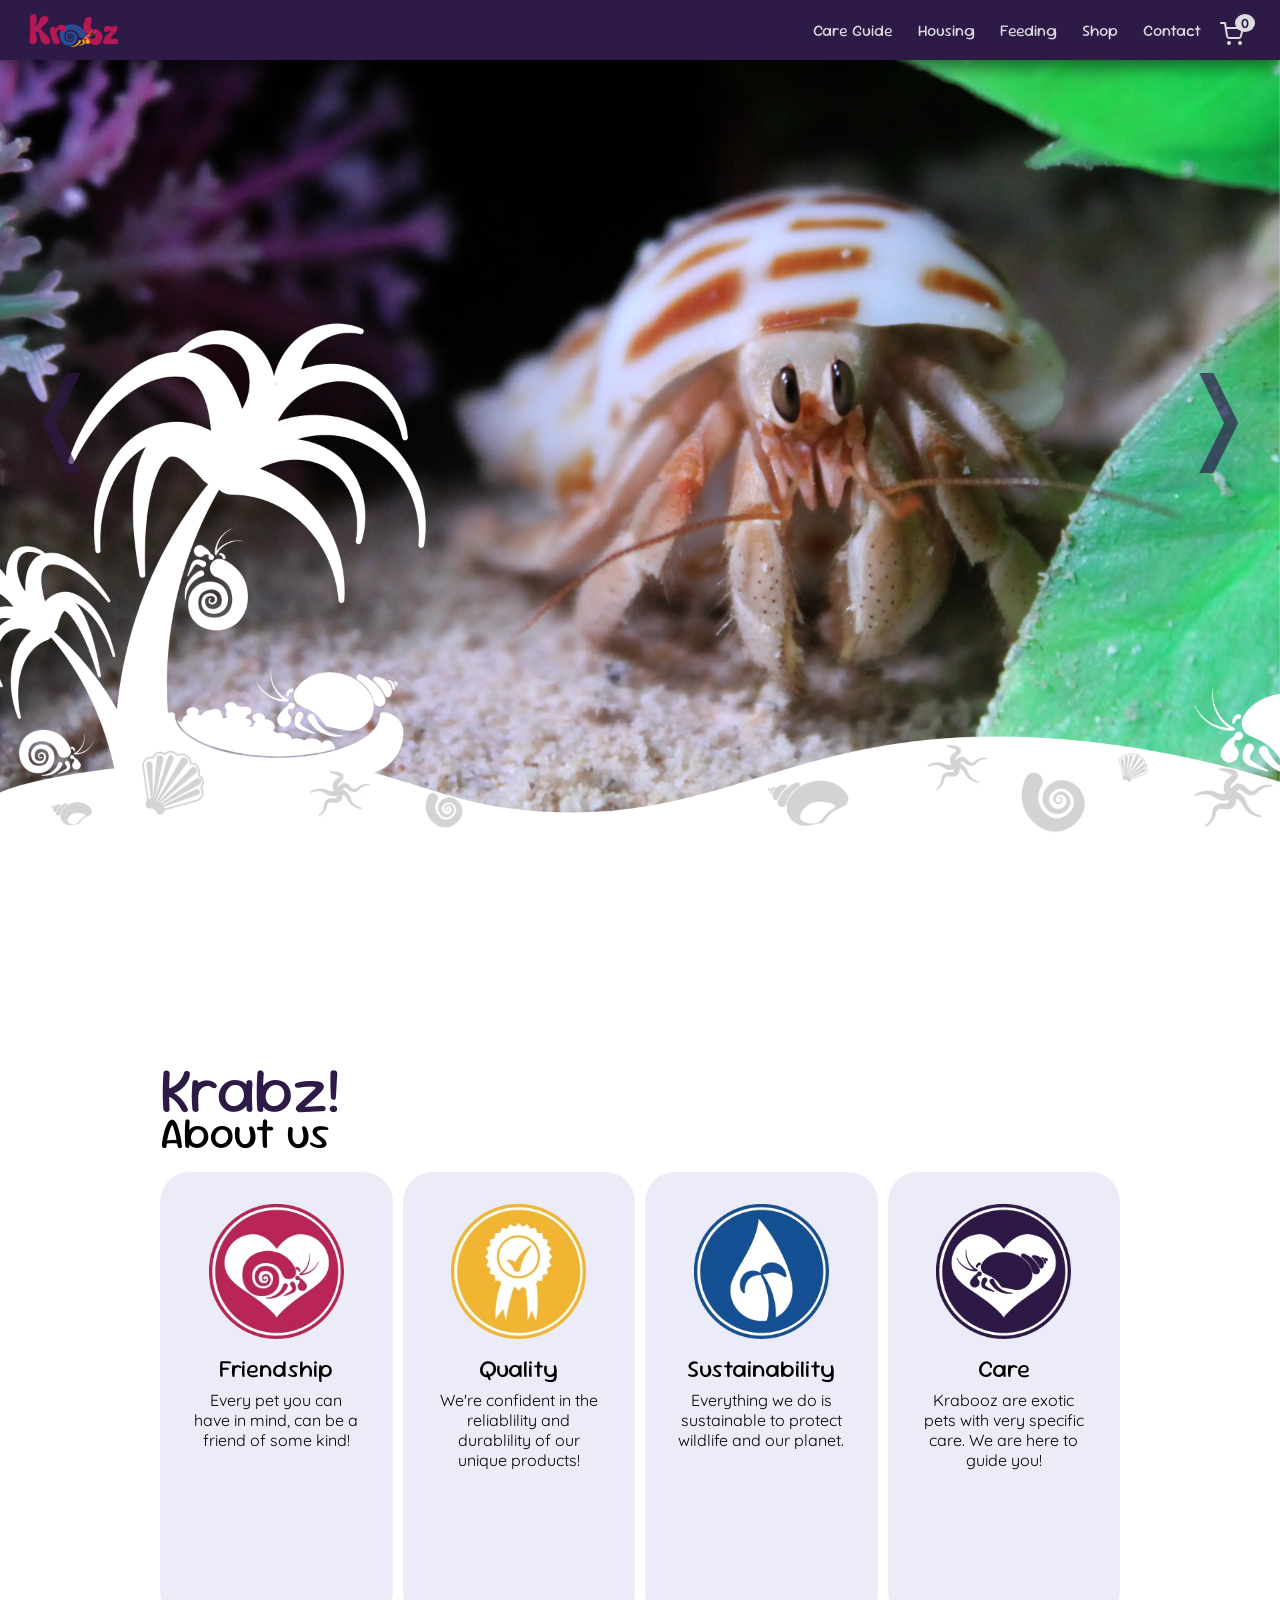
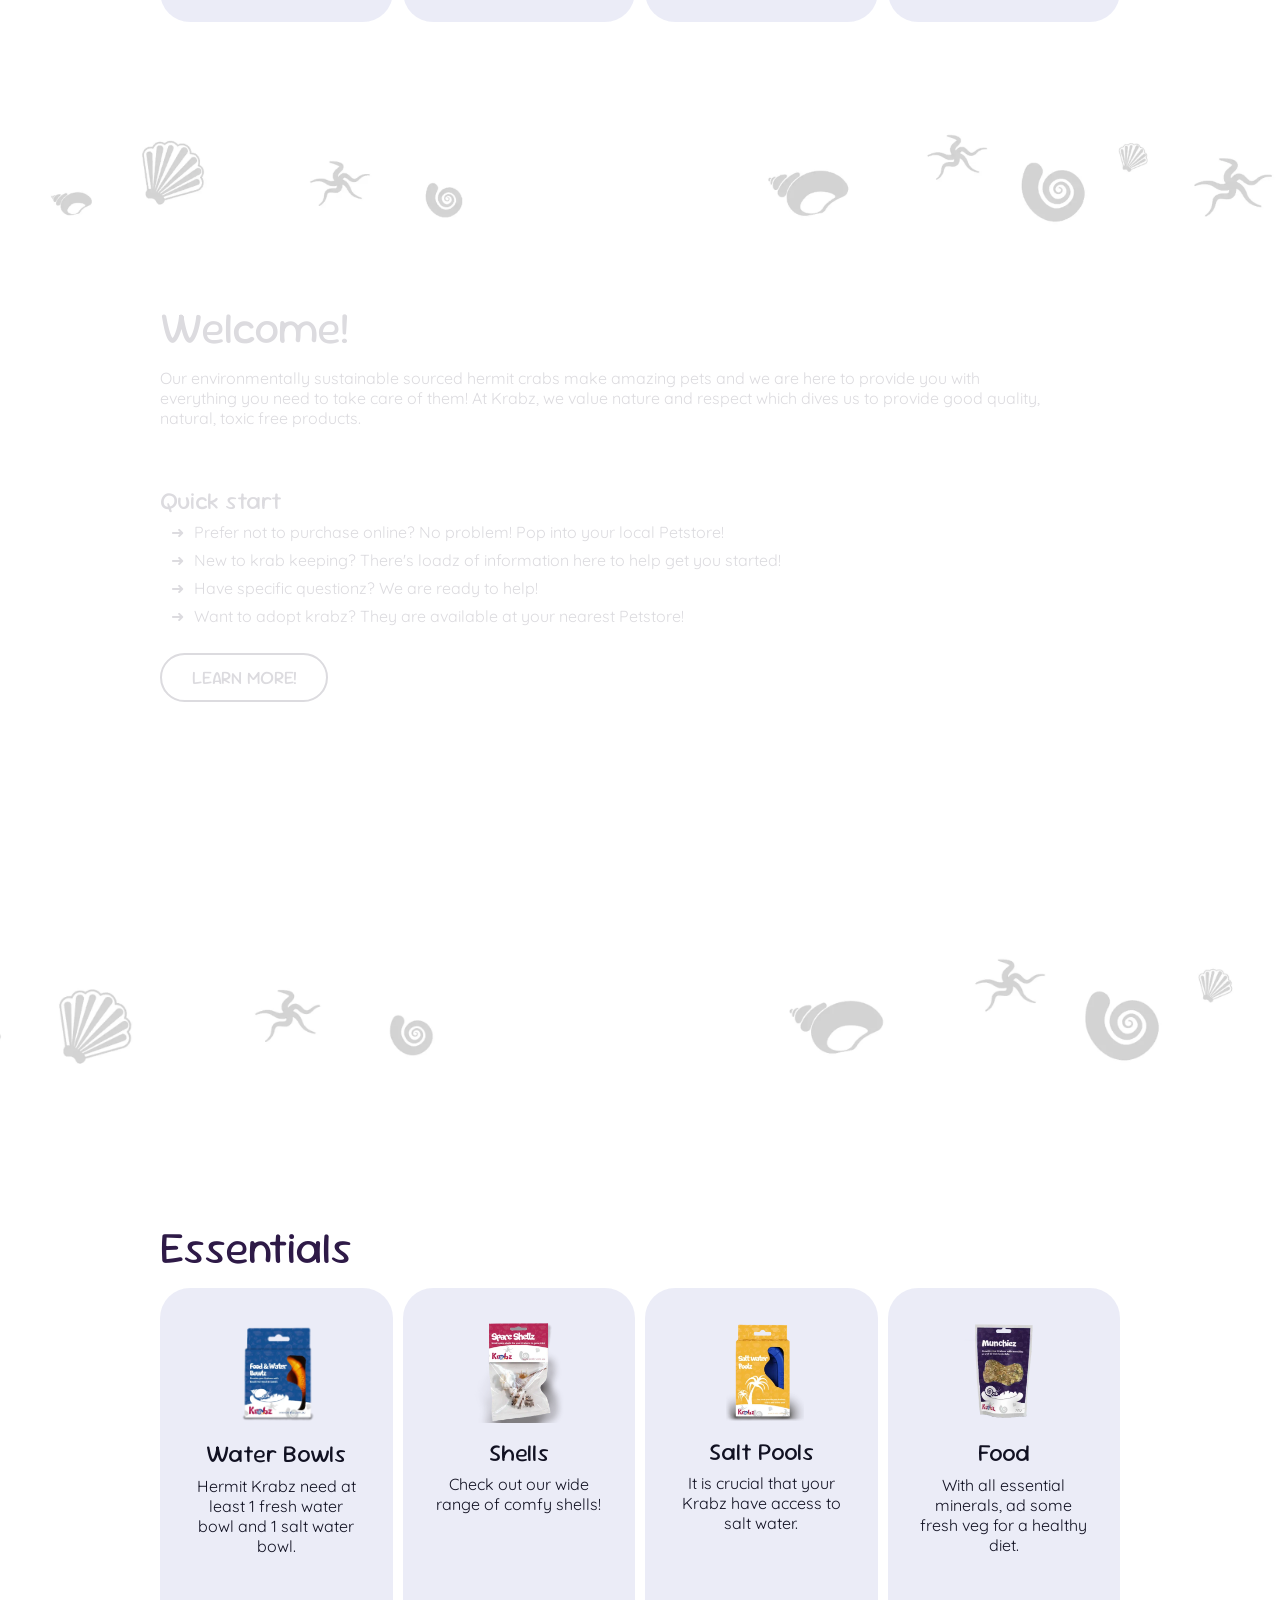
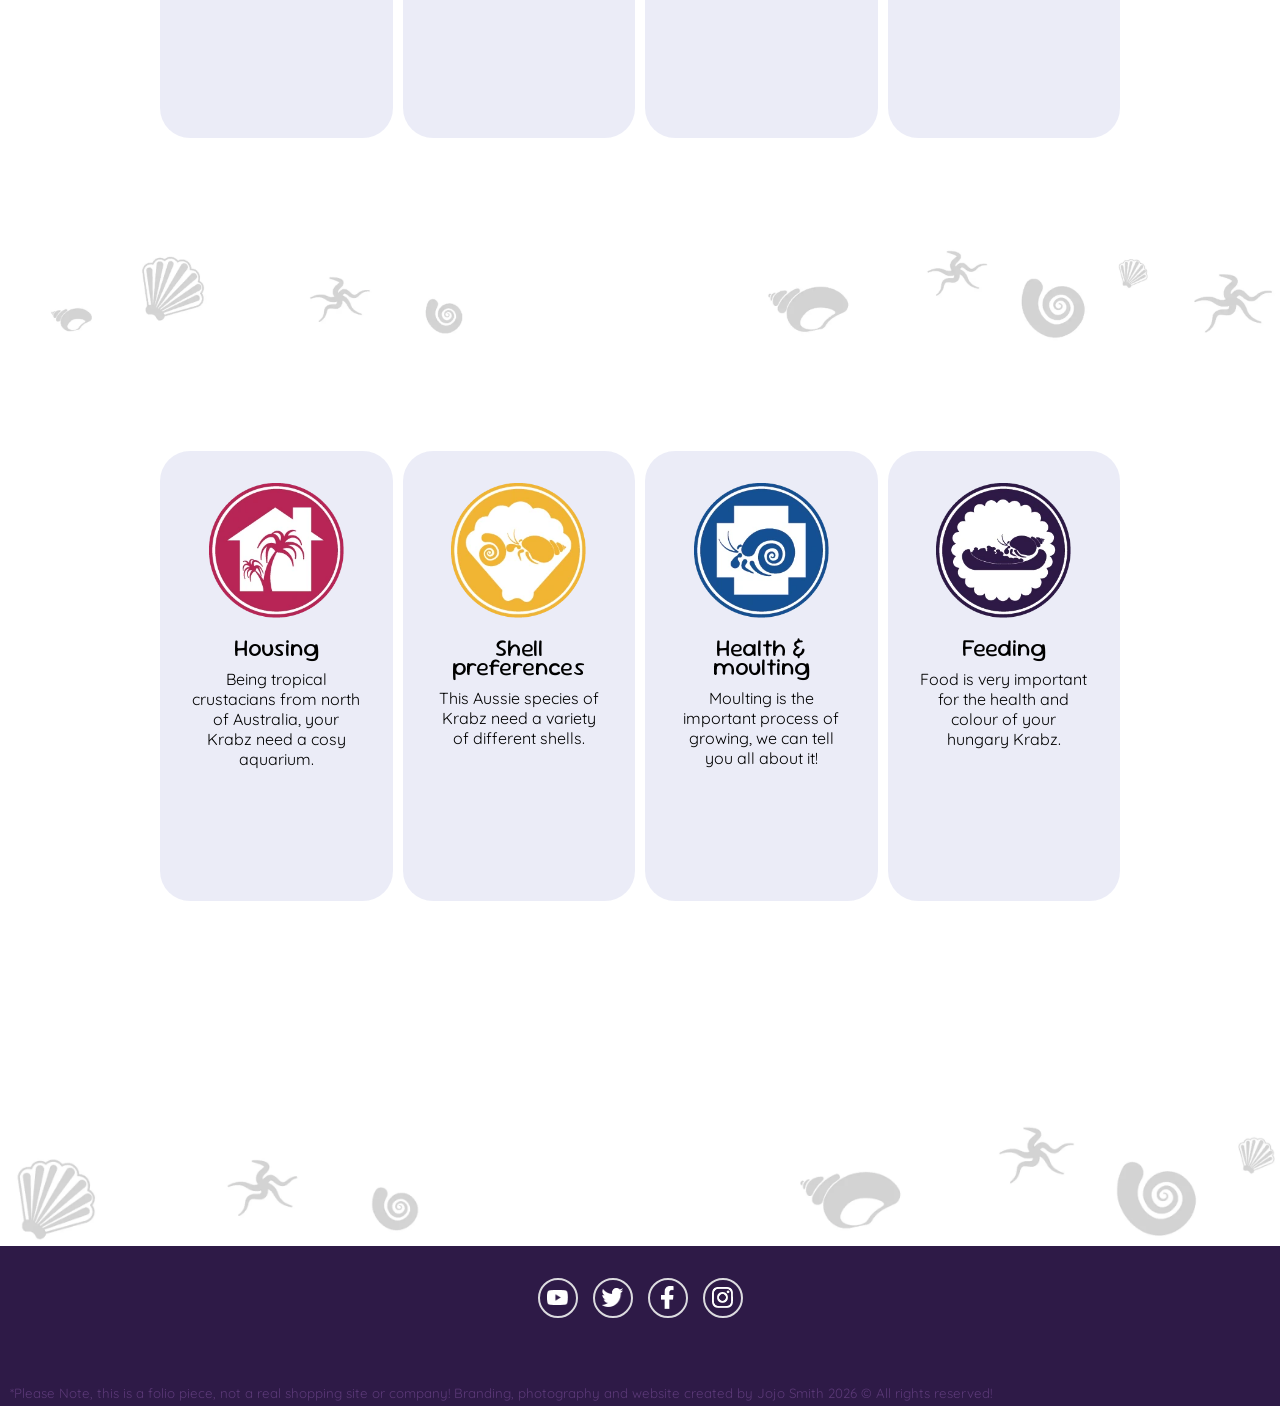
<file: index.html>
<!DOCTYPE html>
<html>
    <head>
        <meta charset="UTF-8">
        <meta name="viewport" content="width=device-width, initial-scale=1.0">
        
        <!-- Open Graph -->
        <meta property="og:type" content="website">
        <meta property="og:url" content="https://JS-Design005.github.io/Krabz/">
        <meta property="og:title" content="Krabz Pet Supplies">
        <meta property="og:description" content="We stock everything your little Krab friends need! Check out our shop today!">
        <meta property="og:image" content="https://JS-Design005.github.io/Krabz/static/assets/branding/social-preview.jpg">

        <!-- Fonts -->
        <link rel="preconnect" href="https://fonts.googleapis.com">
        <link rel="preconnect" href="https://fonts.gstatic.com" crossorigin>
        <link href="https://fonts.googleapis.com/css2?family=Quicksand:wght@300..700&family=Sour+Gummy:ital,wght@0,100..900;1,100..900&display=swap" rel="stylesheet">

        <link rel="icon" type="image/png" href="static/assets/branding/favicon.png">
        <link rel="stylesheet" href="static/stylesheets/global-styles.css">
        <link rel="stylesheet" href="static/stylesheets/typography.css">
        <link rel="stylesheet" href="static/stylesheets/nav.css">
        <link rel="stylesheet" href="static/stylesheets/slides.css">

        <title>Krabz</title>

    </head>
    <body>
        <div id="loader-wrapper">
            <div class="spinner"></div>
            <p class="loading-text">Just a moment...</p>
        </div>

        <header>
            <img src="static/assets/branding/header-logo.webp" alt="Logo" class="header-logo" oncontextmenu="return false">
            
            <!-- Shopping cart inspired by freecodecamp -->
            <a href="static/pages/cart.html" id="cart-btn" aria-label="Shopping cart">
                <svg
                xmlns="http://www.w3.org/2000/svg"
                width="24"
                height="24"
                fill="none"
                stroke="currentColor"
                stroke-width="2"
                stroke-linecap="round"
                stroke-linejoin="round"
                class="feather feather-shopping-cart"
                viewBox="0 0 24 24"
                aria-hidden="true"
                focusable="false"
                >
                <circle cx="9" cy="21" r="1"></circle>
                <circle cx="20" cy="21" r="1"></circle>
                <path d="M1 1h4l2.1 13.39a2 2 0 0 0 2 1.61h9.72a2 2 0 0 0 2-1.61L23 6H6"></path>
                </svg>
                <span id="item-count">0</span>
            </a>

            <!-- Hamburger menu, inspired by a youtube video -->
            <button class="nav-toggle" aria-label="toggle navigation">
                <span class="hamburger"></span>
            </button>
            
            <nav class="nav">
                <ul class="nav__list">
                    <li><a href="static/pages/care-guide.html">Care Guide</a></li>
                    <li><a href="static/pages/housing.html">Housing</a></li>
                    <li><a href="static/pages/feeding.html">Feeding</a></li>
                    <li><a href="static/pages/shop.html">Shop</a></li>
                    <li><a href="static/pages/contact.html">Contact</a></li>
                </ul>
            </nav>
        </header>
        <main>
            <section>
                <div class="overlay-wrapper">
                    <div class="slides" style="position: fixed; z-index: -1;">
                        <picture id="slide_01" class="slide active">
                            <source media="(min-width: 1024px)" srcset="static/assets/images/image-01.webp">
                            <source media="(min-width: 768px)" srcset="static/assets/images/image-06.webp">
                            <img src="static/assets/images/image-11.webp" alt="" loading="eager">
                        </picture>
                        <picture id="slide_02" class="slide">
                            <source media="(min-width: 1024px)" srcset="static/assets/images/image-02.webp">
                            <source media="(min-width: 768px)" srcset="static/assets/images/image-07.webp">
                            <img src="static/assets/images/image-12.webp" alt="">
                        </picture>
                        <picture id="slide_03" class="slide">
                            <source media="(min-width: 1024px)" srcset="static/assets/images/image-03.webp">
                            <source media="(min-width: 768px)" srcset="static/assets/images/image-08.webp">
                            <img src="static/assets/images/image-13.webp" alt="">
                        </picture>
                        <picture id="slide_04" class="slide">
                            <source media="(min-width: 1024px)" srcset="static/assets/images/image-04.webp">
                            <source media="(min-width: 768px)" srcset="static/assets/images/image-09.webp">
                            <img src="static/assets/images/image-14.webp" alt="">
                        </picture>
                        <picture id="slide_05" class="slide">
                            <source media="(min-width: 1024px)" srcset="static/assets/images/image-05.webp">
                            <source media="(min-width: 768px)" srcset="static/assets/images/image-10.webp">
                            <img src="static/assets/images/image-15.webp" alt="">
                        </picture>
                    </div>
                    <div class="overlay"></div>

                    <a class="prev" aria-label="Previous slide">&#10092;</a>
                    <a class="next" aria-label="Next slide">&#10093;</a>
                </div>
            </section>
            <section id="about" class="content">
                   <h1 class="purple">Krabz!</h1>
                    <h2>About us</h2>
                    <div class="tile-container">
                        <div class="tile">
                            <img src="static/assets/branding/icon-01.webp" class="about__img">
                            <h3>Friendship</h3>
                            <p>Every pet you can have in mind, can be a friend of some kind!</p>
                        </div>
                        <div class="tile">
                            <img src="static/assets/branding/icon-02.webp" class="about__img">
                            <h3>Quality</h3>
                            <p>We're confident in the reliablility and durablility of our unique products!</p>
                        </div>
                        <div class="tile">
                            <img src="static/assets/branding/icon-03.webp" class="about__img">
                            <h3>Sustainability</h3>
                            <p>Everything we do is sustainable to protect wildlife and our planet.</p>
                        </div>
                        <div class="tile">
                            <img src="static/assets/branding/icon-04.webp" class="about__img">
                            <h3>Care</h3>
                            <p>Krabooz are exotic pets with very specific care. We are here to guide you!</p>
                        </div>
                    </div>
            </section>
            <section id="welcome">
                <div class="overlay-wrapper content">
                    <article>
                        <h2>Welcome!</h2>
                        <p>
                            Our environmentally sustainable sourced hermit crabs make amazing pets and we are here to provide you with everything you need to take care of them! 
                            At Krabz, we value nature and respect which dives us to provide good quality, natural, toxic free products.
                        </p>
                        <br>
                        <h3>Quick start</h3>
                        <ul>
                            <li>Prefer not to purchase online? No problem! Pop into your local Petstore!</li>
                            <li>New to krab keeping? There's loadz of information here to help get you started!</li>
                            <li>Have specific questionz? We are ready to help!</li>
                            <li>Want to adopt krabz? They are available at your nearest Petstore!</li>
                        </ul>
                        
                    </article>
                    
                    <a href="static/pages/care-guide.html" class="btn white txt-pink">Learn More!</a>
                    <div class="overlay-03"></div>
                </div>
            </section>
            <section id="about">
                <h2 class="purple">Essentials</h2>
                <div class="tile-container">
                    <a href="static/pages/product.html?id=water-bowls" class="tile">
                        <img src="static/assets/images/product-01.webp" class="about__img">
                        <h3>Water Bowls</h3>
                        <p>Hermit Krabz need at least 1 fresh water bowl and 1 salt water bowl.</p>
                    </a>
                    <a href="static/pages/product.html?id=shells" class="tile">
                        <img src="static/assets/images/product-02.webp" class="about__img">
                        <h3>Shells</h3>
                        <p>Check out our wide range of comfy shells!</p>
                    </a>
                    <a href="static/pages/product.html?id=salt-pool" class="tile">
                        <img src="static/assets/images/product-03.webp" class="about__img">
                        <h3>Salt Pools</h3>
                        <p>It is crucial that your Krabz have access to salt water.</p>
                    </a>
                    <a href="static/pages/product.html?id=food" class="tile">
                        <img src="static/assets/images/product-04.webp" class="about__img">
                        <h3>Food</h3>
                        <p>With all essential minerals, ad some fresh veg for a healthy diet.</p>
                    </a>
                </div>
            </section>
            <section id="important-info">
                <div class="overlay-wrapper-02 content">
                    <h2>One Stop Shop</h2>
                    <div class="tile-container">
                        <div class="tile">
                        <img src="static/assets/branding/icon-05.webp" class="about__img">
                        <h3>Housing</h3>
                        <p>Being tropical crustacians from north of Australia, your Krabz need a cosy aquarium.</p>
                    </div>
                    <div class="tile">
                        <img src="static/assets/branding/icon-06.webp" class="about__img">
                        <h3>Shell preferences</h3>
                        <p>This Aussie species of Krabz need a variety of different shells.</p>
                    </div>
                    <div class="tile">
                        <img src="static/assets/branding/icon-07.webp"class="about__img">
                        <h3>Health & moulting</h3>
                        <p>Moulting is the important process of growing, we can tell you all about it!</p>
                    </div>
                    <div class="tile">
                        <img src="static/assets/branding/icon-08.webp" class="about__img">
                        <h3>Feeding</h3>
                        <p>Food is very important for the health and colour of your hungary Krabz.</p>
                    </div>
                    
                </div>
                <div class="overlay-03"></div>
            </section>
        </main>
        <footer>
            <!-- Social buttons were inspired by the real Krabooz Website -->
            <div class="social-list" >
                <a class="social-btn" id="youtube-btn" href="#"><img src="static/assets/branding/socials-01.webp" alt="social icon" class="social-icon"></a>
                <a class="social-btn" id="twitter-btn" href="#"><img src="static/assets/branding/socials-02.webp" alt="social icon" class="social-icon"></a>
                <a class="social-btn" id="facebook-btn" href="#"><img src="static/assets/branding/socials-03.webp" alt="social icon" class="social-icon"></a>
                <a class="social-btn" id="instagram" href="#"><img src="static/assets/branding/socials-04.webp" alt="social icon" class="social-icon"></a>
            </div>
            <small>*Please Note, this is a folio piece, not a real shopping site or company! Branding, photography and website created by Jojo Smith 2026 &copy; All rights reserved! </small>
        </footer>

        <script src="static/scripts/nav.js"></script>
        <script src="static/scripts/slides.js"></script>
        <script src="static/scripts/global-manager.js"></script>
        <script src="static/scripts/preloader.js"></script>
    </body>
</html>
</file>
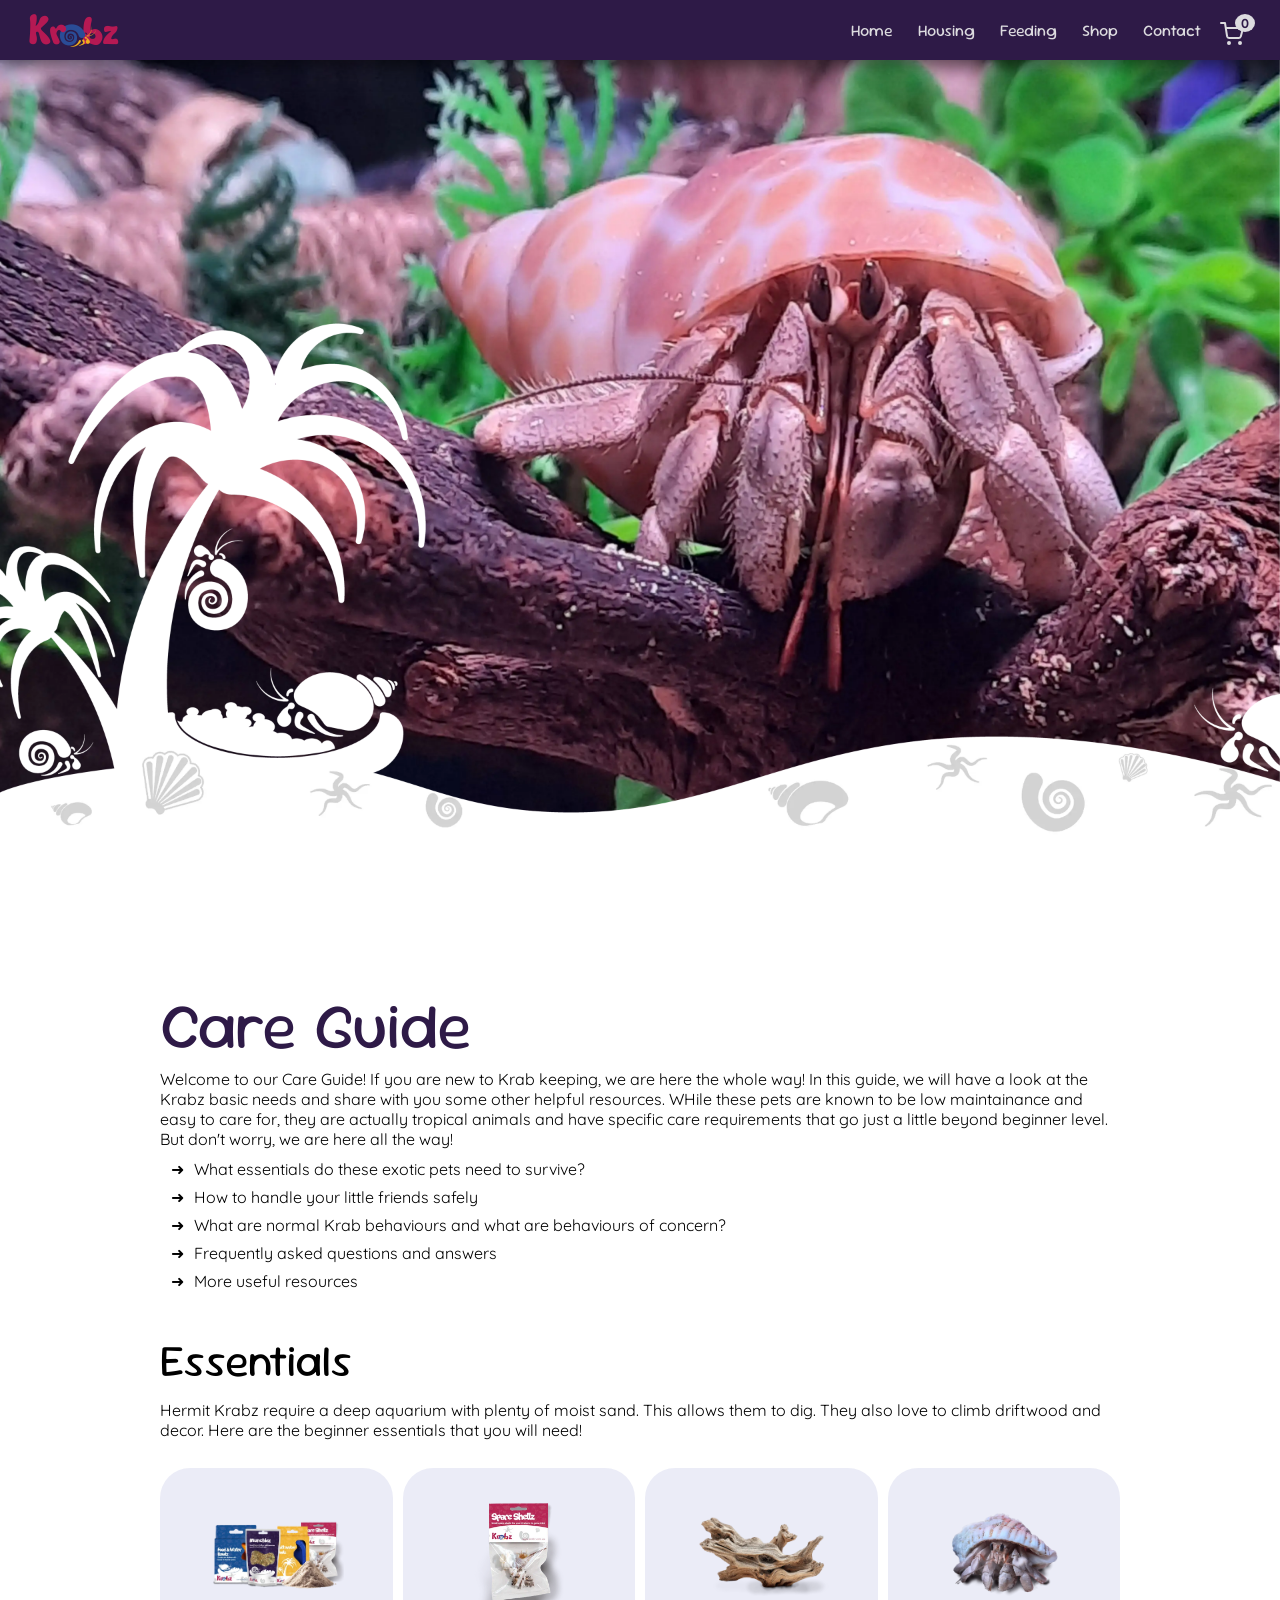
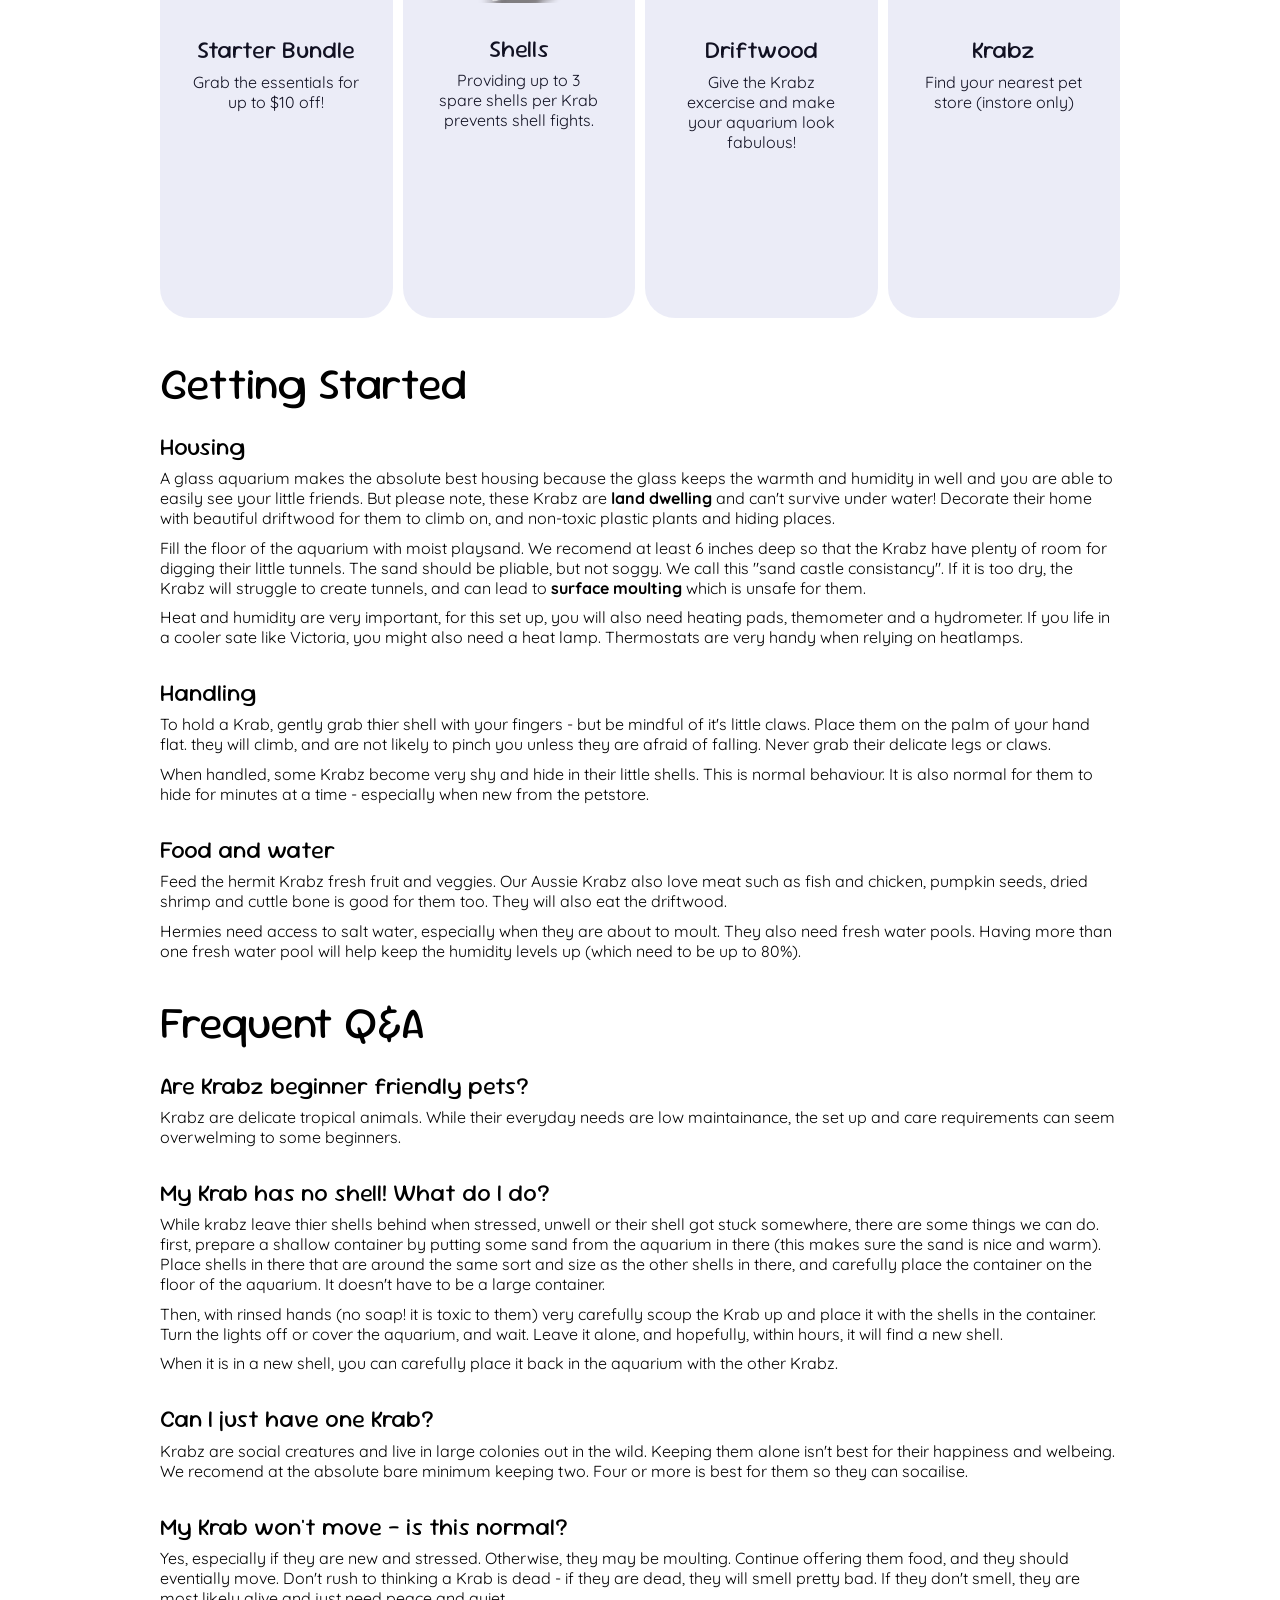
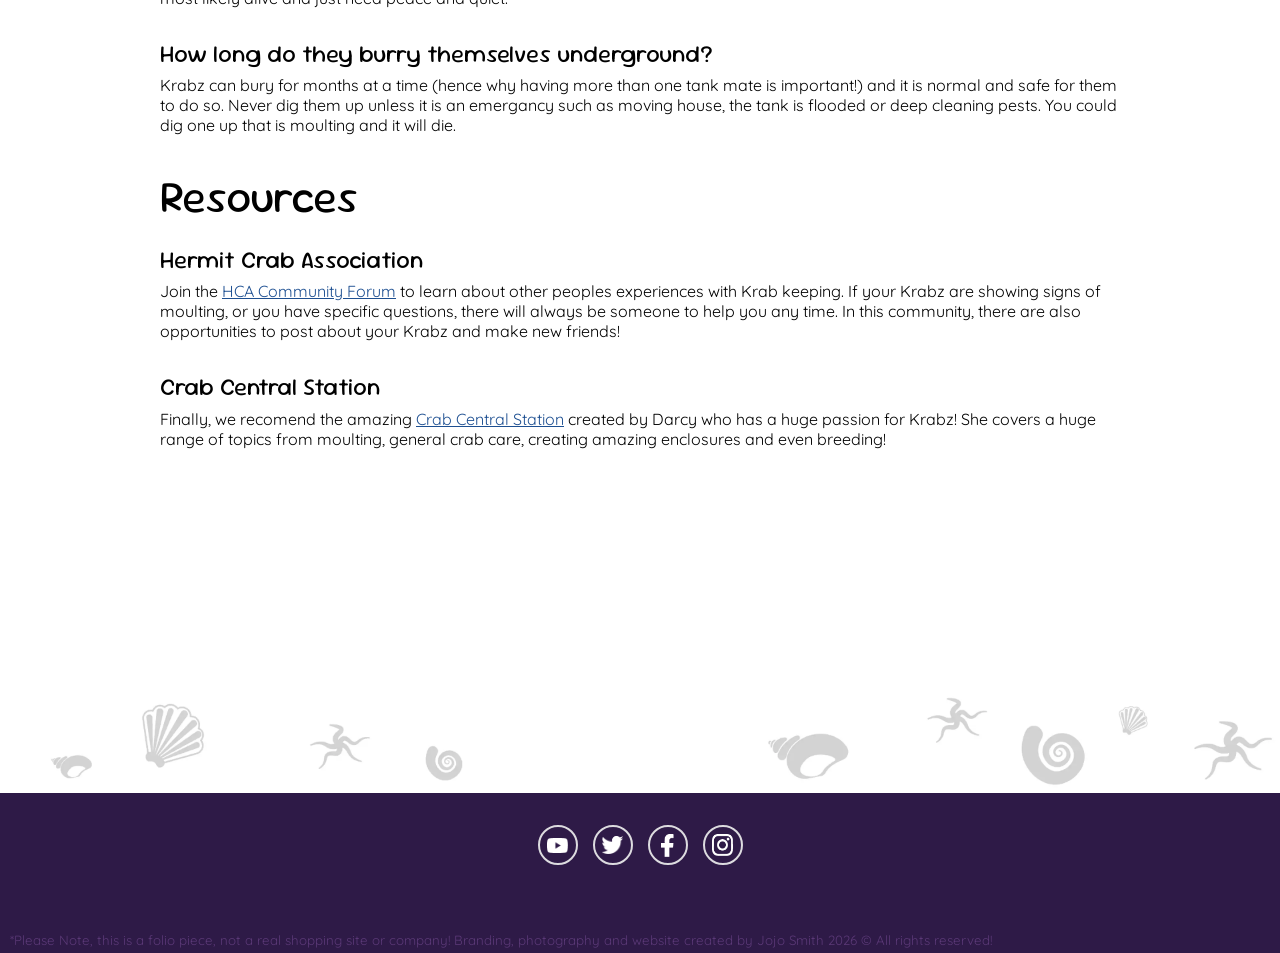
<file: static/pages/care-guide.html>
<!DOCTYPE html>
<html>
    <head>
        <meta charset="UTF-8">
        <meta name="viewport" content="width=device-width, initial-scale=1.0">
        
        <!-- Open Graph -->
        <meta property="og:type" content="website">
        <meta property="og:url" content="https://JS-Design005.github.io/Krabz/">
        <meta property="og:title" content="Krabz Pet Supplies">
        <meta property="og:description" content="We stock everything your little Krab friends need! Check out our shop today!">
        <meta property="og:image" content="https://JS-Design005.github.io/Krabz/static/assets/branding/social-preview.jpg">

        <!-- Font -->
        <link rel="preconnect" href="https://fonts.googleapis.com">
        <link rel="preconnect" href="https://fonts.gstatic.com" crossorigin>
        <link href="https://fonts.googleapis.com/css2?family=Quicksand:wght@300..700&family=Sour+Gummy:ital,wght@0,100..900;1,100..900&display=swap" rel="stylesheet">

        <link rel="icon" type="image/png" href="../assets/branding/favicon.png">
        <link rel="stylesheet" href="../stylesheets/global-styles.css">
        <link rel="stylesheet" href="../stylesheets/typography.css">
        <link rel="stylesheet" href="../stylesheets/nav.css">
        <link rel="stylesheet" href="../stylesheets/slides.css">

        <title>Krabz - Care Guide</title>

        <!-- Since this page cannot have the preloader, I wanted to add an animation to it so that is is still a smooth transition! -->
        <style>
            .fade-in-content {
                opacity: 0;
                animation: smoothFade 1.5s ease-out forwards;
            }

            @keyframes smoothFade {
                to {
                    opacity: 1;
                }
            }
        </style>

    </head>
    <body class="fade-in-content">
        <header>
            <img src="../assets/branding/header-logo.webp" alt="Logo" class="header-logo" oncontextmenu="return false">
            <!-- Shopping cart inspired by freecodecamp -->
            <a href="../pages/cart.html" id="cart-btn" aria-label="Shopping cart">
                <svg
                xmlns="http://www.w3.org/2000/svg"
                width="24"
                height="24"
                fill="none"
                stroke="currentColor"
                stroke-width="2"
                stroke-linecap="round"
                stroke-linejoin="round"
                class="feather feather-shopping-cart"
                viewBox="0 0 24 24"
                aria-hidden="true"
                focusable="false"
                >
                <circle cx="9" cy="21" r="1"></circle>
                <circle cx="20" cy="21" r="1"></circle>
                <path d="M1 1h4l2.1 13.39a2 2 0 0 0 2 1.61h9.72a2 2 0 0 0 2-1.61L23 6H6"></path>
                </svg>
                <span id="item-count">0</span>
            </a>

            <!-- Hamburger menu, inspired by a youtube video -->
            <button class="nav-toggle" aria-label="toggle navigation">
                <span class="hamburger"></span>
            </button>
            <nav class="nav">
                <ul class="nav__list">
                    <li><a href="../../index.html">Home</a></li>
                    <li><a href="housing.html">Housing</a></li>
                    <li><a href="feeding.html">Feeding</a></li>
                    <li><a href="shop.html">Shop</a></li>
                    <li><a href="contact.html">Contact</a></li>
                </ul>
            </nav>
        </header>
        <main>
            <section>
                <div class="overlay-wrapper" >
                    <div class="slides" style="position: fixed; z-index: -1;">
                        <picture id="slide_01" class="slide active">
                            <source media="(min-width: 1024px)" srcset="../assets/images/image-16.webp" loading="eager">
                            <source media="(min-width: 768px)" srcset="../assets/images/image-17.webp" loading="eager">
                            <img src="../assets/images/image-18.webp" alt="" loading="eager">
                        </picture>
                    </div>
                    <div class="overlay"></div>
            </section>
            <section class="article-content">
                <article>
                    <h1 class="purple">Care Guide</h1>
                    <br>
                    <p>
                        Welcome to our Care Guide! If you are new to Krab keeping, we are here the whole way! In this guide, we will have a look at the Krabz basic 
                        needs and share with you some other helpful resources. WHile these pets are known to be low maintainance and easy to care for, they are actually 
                        tropical animals and have specific care requirements that go just a little beyond beginner level. But don't worry, we are here all the way!
                    </p>
                    <ul>
                        <li>What essentials do these exotic pets need to survive?</li>
                        <li>How to handle your little friends safely</li>
                        <li>What are normal Krab behaviours and what are behaviours of concern?</li>
                        <li>Frequently asked questions and answers</li>
                        <li>More useful resources</li>
                    </ul>
                    <h2>Essentials</h2>
                    <p>
                        Hermit Krabz require a deep aquarium with plenty of moist sand. This allows them to dig. They also love to climb driftwood and decor. Here are the beginner essentials 
                        that you will need!
                    </p>
                    <br>
                    <div class="tile-container">
                        <a href="product.html?id=starter-bundle" class="tile">
                            <img src="../assets/images/product-07.webp" class="about__img">
                            <h3>Starter Bundle</h3>
                            <p>Grab the essentials for up to $10 off!</p>
                        </a>
                        <a href="product.html?id=shells" class="tile">
                            <img src="../assets/images/product-02.webp" class="about__img">
                            <h3>Shells</h3>
                            <p>Providing up to 3 spare shells per Krab prevents shell fights.</p>
                        </a>
                        <a href="product.html?id=driftwood" class="tile">
                            <img src="../assets/images/product-06.webp" class="about__img">
                            <h3>Driftwood</h3>
                            <p>Give the Krabz excercise and make your aquarium look fabulous!</p>
                        </a>
                        <a href="product.html?id=hermit-crab" class="tile">
                            <img src="../assets/images/product-08.webp" class="about__img">
                            <h3>Krabz</h3>
                            <p>Find your nearest pet store (instore only)</p>
                        </a>
                    </div>
                    <h2>Getting Started</h2>
                    <h3>Housing</h3>
                    <p>
                        A glass aquarium makes the absolute best housing because the glass keeps the warmth and humidity in well and you are able to easily see 
                        your little friends. But please note, these Krabz are <b>land dwelling</b> and can't survive under water! Decorate their home with beautiful 
                        driftwood for them to climb on, and non-toxic plastic plants and hiding places.
                    </p>
                    <p>
                        Fill the floor of the aquarium with moist playsand. We recomend at least 6 inches deep so that the Krabz have plenty of room for digging 
                        their little tunnels. The sand should be pliable, but not soggy. We call this "sand castle consistancy". If it is too dry, the Krabz 
                        will struggle to create tunnels, and can lead to <b>surface moulting</b> which is unsafe for them.
                    </p>
                    <p>
                        Heat and humidity are very important, for this set up, you will also need heating pads, themometer and a hydrometer. If you life in a cooler 
                        sate like Victoria, you might also need a heat lamp. Thermostats are very handy when relying on heatlamps.
                    </p>
                    <h3>Handling</h3>
                    <p>
                        To hold a Krab, gently grab thier shell with your fingers - but be mindful of it's little claws. Place them on the palm of your hand flat. 
                        they will climb, and are not likely to pinch you unless they are afraid of falling. Never grab their delicate legs or claws. 
                    </p>
                    <p>
                        When handled, some Krabz become very shy and hide in their little shells. This is normal behaviour. It is also normal for them to hide for 
                        minutes at a time - especially when new from the petstore.
                    </p>
                    <h3>Food and water</h3>
                    <p>
                        Feed the hermit Krabz fresh fruit and veggies. Our Aussie Krabz also love meat such as fish and chicken, pumpkin seeds, dried shrimp and 
                        cuttle bone is good for them too. They will also eat the driftwood.
                    </p>
                    <p>
                        Hermies need access to salt water, especially when they are about to moult. They also need fresh water pools. Having more than one fresh 
                        water pool will help keep the humidity levels up (which need to be up to 80%).
                    </p>
                    <h2>Frequent Q&A</h2>
                    <h3>Are Krabz beginner friendly pets?</h3>
                    <p>
                        Krabz are delicate tropical animals. While their everyday needs are low maintainance, the set up and care requirements can seem overwelming to 
                        some beginners. 
                    </p>
                    <h3>My Krab has no shell! What do I do?</h3>
                    <p>
                        While krabz leave thier shells behind when stressed, unwell or their shell got stuck somewhere, there are some things we can do. first, prepare a 
                        shallow container by putting some sand from the aquarium in there (this makes sure the sand is nice and warm). Place shells in there that are around 
                        the same sort and size as the other shells in there, and carefully place the container on the floor of the aquarium. It doesn't have to be a large container.                    
                    </p>
                    <p>
                        Then, with rinsed hands (no soap! it is toxic to them) very carefully scoup the Krab up and place it with the shells in the container. Turn the lights off
                        or cover the aquarium, and wait. Leave it alone, and hopefully, within hours, it will find a new shell.
                    </p>
                    <p>
                        When it is in a new shell, you can carefully place it back in the aquarium with the other Krabz.
                    </p>
                    <h3>Can I just have one Krab?</h3>
                    <p>
                        Krabz are social creatures and live in large colonies out in the wild. Keeping them alone isn't best for their happiness and welbeing. We 
                        recomend at the absolute bare minimum keeping two. Four or more is best for them so they can socailise.
                    </p>
                    <h3>My Krab won't move - is this normal?</h3>
                    <p>
                        Yes, especially if they are new and stressed. Otherwise, they may be moulting. Continue offering them food, and they should eventially move. 
                        Don't rush to thinking a Krab is dead - if they are dead, they will smell pretty bad. If they don't smell, they are most likely alive and 
                        just need peace and quiet.
                    </p>
                    <h3>How long do they burry themselves underground?</h3>
                    <p>
                        Krabz can bury for months at a time (hence why having more than one tank mate is important!) and it is normal and safe for them to do so. Never 
                        dig them up unless it is an emergancy such as moving house, the tank is flooded or deep cleaning pests. You could dig one up that is moulting and it will die.
                    </p>
                    <h2>Resources</h2>
                    <h3>Hermit Crab Association</h3>
                    <p>
                        Join the <a href="https://www.hermitcrabassociation.com/phpBB/index.php" target="_blank">HCA Community Forum</a> to learn about other peoples experiences with Krab keeping. If your Krabz are showing signs of moulting, or you have 
                        specific questions, there will always be someone to help you any time. In this community, there are also opportunities to post about your Krabz 
                        and make new friends!
                    </p>
                    <h3>Crab Central Station</h3>
                    <p>
                        Finally, we recomend the amazing <a href="https://www.youtube.com/c/crabcentralstation" target="_blank">Crab Central Station</a> created by Darcy who has a huge passion for Krabz! She covers a huge range of topics 
                        from moulting, general crab care, creating amazing enclosures and even breeding!
                    </p>
                    <div class="iframe-container">
                        <iframe loading="lazy" width="560" height="315" src="https://www.youtube-nocookie.com/embed/ChtSaMWFHC4" title="YouTube video player" frameborder="0" allow="accelerometer; autoplay; clipboard-write; encrypted-media; gyroscope; picture-in-picture; web-share" referrerpolicy="strict-origin-when-cross-origin" allowfullscreen></iframe>
                        <iframe loading="lazy" width="560" height="315" src="https://www.youtube-nocookie.com/embed/Q1peHjiF6r0" title="YouTube video player" frameborder="0" allow="accelerometer; autoplay; clipboard-write; encrypted-media; gyroscope; picture-in-picture; web-share" referrerpolicy="strict-origin-when-cross-origin" allowfullscreen></iframe>
                        <iframe loading="lazy" width="560" height="315" src="https://www.youtube-nocookie.com/embed/vib9__FgdTE" title="YouTube video player" frameborder="0" allow="accelerometer; autoplay; clipboard-write; encrypted-media; gyroscope; picture-in-picture; web-share" referrerpolicy="strict-origin-when-cross-origin" allowfullscreen></iframe>
                    </div>    
                </article>
            </section>
        </main>
        <footer>
            <div class="social-list" >
                <a class="social-btn" id="youtube-btn" href="#"><img src="../assets/branding/socials-01.webp" alt="social icon" class="social-icon"></a>
                <a class="social-btn" id="twitter-btn" href="#"><img src="../assets/branding/socials-02.webp" alt="social icon" class="social-icon"></a>
                <a class="social-btn" id="facebook-btn" href="#"><img src="../assets/branding/socials-03.webp" alt="social icon" class="social-icon"></a>
                <a class="social-btn" id="instagram" href="#"><img src="../assets/branding/socials-04.webp" alt="social icon" class="social-icon"></a>
            </div>
            <small>*Please Note, this is a folio piece, not a real shopping site or company! Branding, photography and website created by Jojo Smith 2026 &copy; All rights reserved! </small>
        </footer>

        <script src="../scripts/nav.js"></script>
        <script src="../scripts/global-manager.js"></script>
    </body>
</html>
</file>
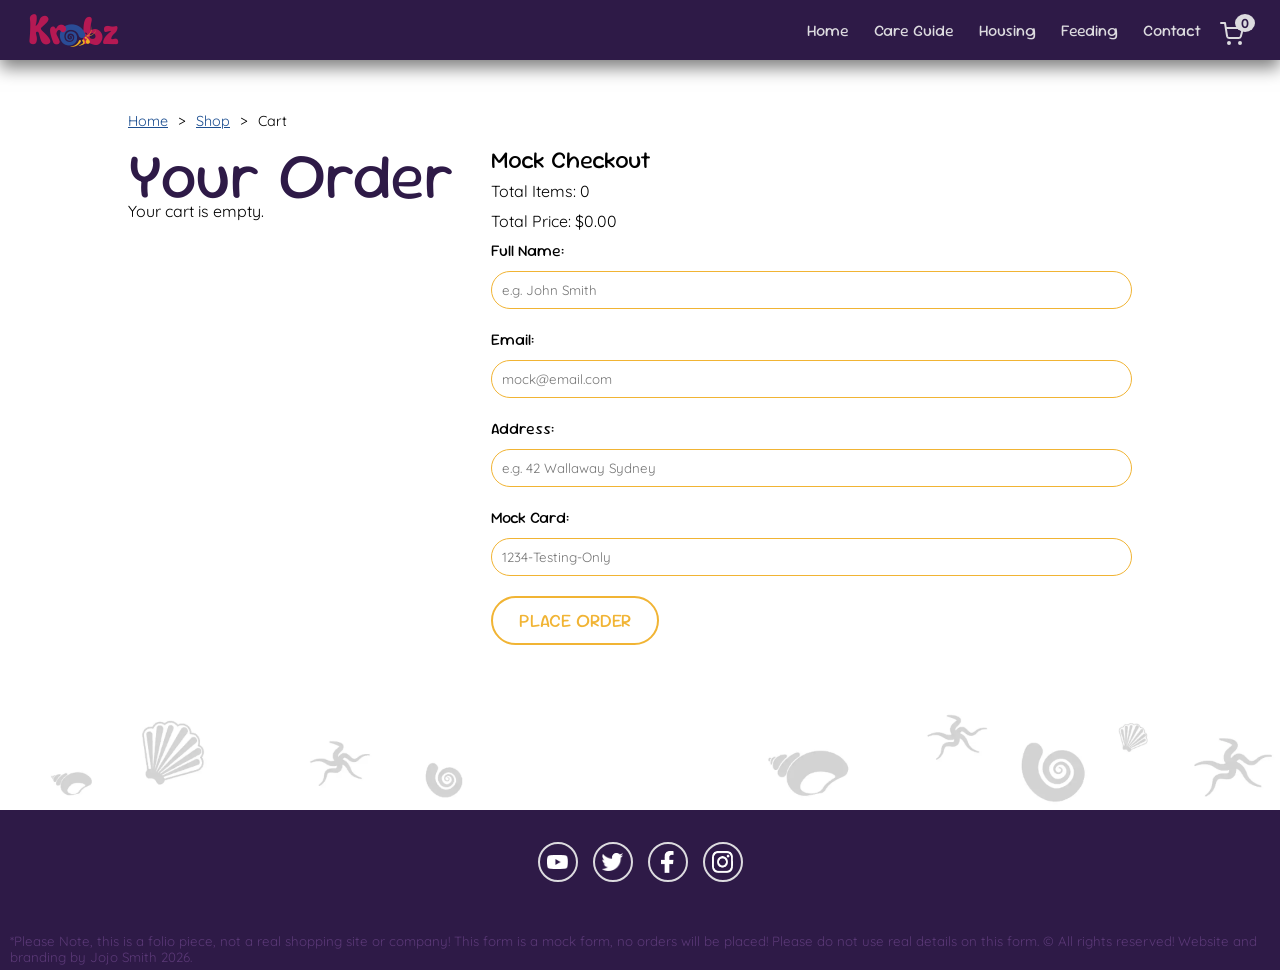
<file: static/pages/cart.html>
<!DOCTYPE html>
<html>
    <head>
        <meta charset="UTF-8">
        <meta name="viewport" content="width=device-width, initial-scale=1.0">
        
        <!-- Open Graph -->
        <meta property="og:type" content="website">
        <meta property="og:url" content="https://JS-Design005.github.io/Krabz/">
        <meta property="og:title" content="Krabz Pet Supplies">
        <meta property="og:description" content="We stock everything your little Krab friends need! Check out our shop today!">
        <meta property="og:image" content="https://JS-Design005.github.io/Krabz/static/assets/branding/social-preview.jpg">

        <!-- Font -->
        <link rel="preconnect" href="https://fonts.googleapis.com">
        <link rel="preconnect" href="https://fonts.gstatic.com" crossorigin>
        <link href="https://fonts.googleapis.com/css2?family=Quicksand:wght@300..700&family=Sour+Gummy:ital,wght@0,100..900;1,100..900&display=swap" rel="stylesheet">

        <link rel="icon" type="image/png" href="../assets/branding/favicon.png">
        <link rel="stylesheet" href="../stylesheets/global-styles.css">
        <link rel="stylesheet" href="../stylesheets/typography.css">
        <link rel="stylesheet" href="../stylesheets/nav.css">
        <link rel="stylesheet" href="../stylesheets/shop.css">
        <link rel="stylesheet" href="../stylesheets/cart.css">

        <title>Krabz - Cart</title>

    </head>
    <body>
        <div id="loader-wrapper">
            <div class="spinner"></div>
            <p class="loading-text">Just a moment...</p>
        </div>
        <header>
            <img src="../assets/branding/header-logo.webp" alt="Logo" class="header-logo" oncontextmenu="return false">
            <!-- Shopping cart inspired by freecodecamp -->
            <div id="cart-btn" aria-label="Shopping cart">
                <svg
                xmlns="http://www.w3.org/2000/svg"
                width="24"
                height="24"
                fill="none"
                stroke="currentColor"
                stroke-width="2"
                stroke-linecap="round"
                stroke-linejoin="round"
                class="feather feather-shopping-cart"
                viewBox="0 0 24 24"
                aria-hidden="true"
                focusable="false"
                >
                <circle cx="9" cy="21" r="1"></circle>
                <circle cx="20" cy="21" r="1"></circle>
                <path d="M1 1h4l2.1 13.39a2 2 0 0 0 2 1.61h9.72a2 2 0 0 0 2-1.61L23 6H6"></path>
                </svg>
                <span id="item-count">0</span>
            </div>

            <!-- Hamburger menu, inspired by a youtube video -->
            <button class="nav-toggle" aria-label="toggle navigation">
                <span class="hamburger"></span>
            </button>
            <nav class="nav">
                <ul class="nav__list">
                    <li><a href="../../index.html">Home</a></li>
                    <li><a href="care-guide.html">Care Guide</a></li>
                    <li><a href="housing.html">Housing</a></li>
                    <li><a href="feeding.html">Feeding</a></li>
                    <li><a href="contact.html">Contact</a></li>
                </ul>
            </nav>
        </header>
        <main class="article-content">
            <section class=" set-min-height">
                <nav class="breadcrumbs" aria-label="Breadcrumb">
                    <ul>
                        <li><a href="../../index.html">Home</a></li>
                        <li><a href="shop.html">Shop</a></li>
                        <li aria-current="page">Cart</li>
                    </ul>
                </nav>
                <div class="info-container">
                    <div class="product-info">
                        <h1 class="purple">Your Order</h1>
                        <div class="cart-container"></div>
                    </div>
                    <form id="payment-form" class="desc">
                        <h3>Mock Checkout</h3>
                        <p>Total Items: <span id="checkout-count">0</span></p>
                        <p>Total Price: <span id="cart-total">$0.00</span></p>

                        <label for="user-name">Full Name:</label>
                        <input type="text" id="user-name" placeholder="e.g. John Smith" required>

                        <label for="email">Email:</label>
                        <input type="email" name="email" placeholder="mock@email.com" id="email" required>

                        <label for="address">Address:</label>
                        <input type="text" placeholder="e.g. 42 Wallaway Sydney" required>

                        <label for="mock-card">Mock Card:</label>
                        <input type="text" id="mock-card" placeholder="1234-Testing-Only" required>

                        <button type="submit" id="submit-payment" class="btn gray txt-gray" style="background-color: transparent;">Place Order</button>
                    </form>

                    <!-- Hidden Payment Success Message! -->
                    <div id="success-message" style="display: none;">
                        Payment complete! Thank you for shopping with us! 
                    </div>
                </div>
            </section>
        </main>
        <footer>
            <div class="social-list" >
                <a class="social-btn" id="youtube-btn" href="#"><img src="../assets/branding/socials-01.webp" alt="social icon" class="social-icon"></a>
                <a class="social-btn" id="twitter-btn" href="#"><img src="../assets/branding/socials-02.webp" alt="social icon" class="social-icon"></a>
                <a class="social-btn" id="facebook-btn" href="#"><img src="../assets/branding/socials-03.webp" alt="social icon" class="social-icon"></a>
                <a class="social-btn" id="instagram" href="#"><img src="../assets/branding/socials-04.webp" alt="social icon" class="social-icon"></a>
            </div>
            <small>*Please Note, this is a folio piece, not a real shopping site or company! This form is a mock form, no orders will be placed! Please do not use real details on this form. &copy; All rights reserved! Website and branding by Jojo Smith 2026.</small>
        </footer>

        <script src="../scripts/global-manager.js"></script>
        <script src="../scripts/nav.js"></script>
        <script src="../scripts/cart-page-manager.js"></script>
        <script src="../scripts/preloader.js"></script>
    </body>
</html>
</file>
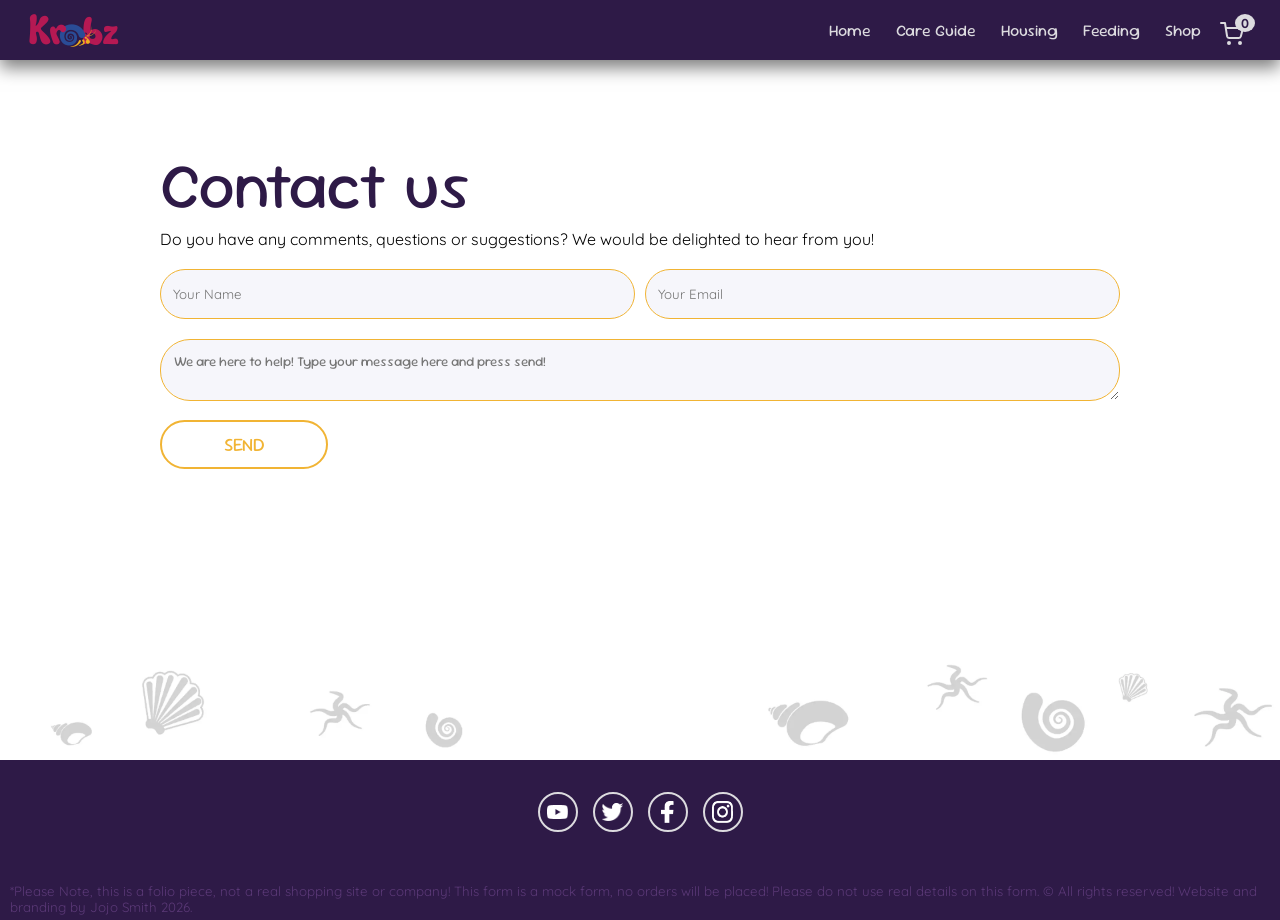
<file: static/pages/contact.html>
<!DOCTYPE html>
<html>
    <head>
        <meta charset="UTF-8">
        <meta name="viewport" content="width=device-width, initial-scale=1.0">
        
        <!-- Open Graph -->
        <meta property="og:type" content="website">
        <meta property="og:url" content="https://JS-Design005.github.io/Krabz/">
        <meta property="og:title" content="Krabz Pet Supplies">
        <meta property="og:description" content="We stock everything your little Krab friends need! Check out our shop today!">
        <meta property="og:image" content="https://JS-Design005.github.io/Krabz/static/assets/branding/social-preview.jpg">

        <!-- Font -->
        <link rel="preconnect" href="https://fonts.googleapis.com">
        <link rel="preconnect" href="https://fonts.gstatic.com" crossorigin>
        <link href="https://fonts.googleapis.com/css2?family=Quicksand:wght@300..700&family=Sour+Gummy:ital,wght@0,100..900;1,100..900&display=swap" rel="stylesheet">

        <link rel="icon" type="image/png" href="../assets/branding/favicon.png">
        
        <link rel="stylesheet" href="../stylesheets/typography.css">
        <link rel="stylesheet" href="../stylesheets/nav.css">
        <link rel="stylesheet" href="../stylesheets/contact.css">
        <link rel="stylesheet" href="../stylesheets/cart.css">
        <link rel="stylesheet" href="../stylesheets/global-styles.css">

        <title>Krabz - Contact Us</title>

    </head>
    <body>
        <div id="loader-wrapper">
            <div class="spinner"></div>
            <p class="loading-text">Just a moment...</p>
        </div>
        <header>
            <img src="../assets/branding/header-logo.webp" alt="Logo" class="header-logo" oncontextmenu="return false">
            <!-- Shopping cart inspired by freecodecamp -->
            <a href="cart.html"  id="cart-btn" aria-label="Shopping cart">
                <svg
                xmlns="http://www.w3.org/2000/svg"
                width="24"
                height="24"
                fill="none"
                stroke="currentColor"
                stroke-width="2"
                stroke-linecap="round"
                stroke-linejoin="round"
                class="feather feather-shopping-cart"
                viewBox="0 0 24 24"
                aria-hidden="true"
                focusable="false"
                >
                <circle cx="9" cy="21" r="1"></circle>
                <circle cx="20" cy="21" r="1"></circle>
                <path d="M1 1h4l2.1 13.39a2 2 0 0 0 2 1.61h9.72a2 2 0 0 0 2-1.61L23 6H6"></path>
                </svg>
                <span id="item-count">0</span>
            </a>

            <!-- Hamburger menu, inspired by a youtube video -->
            <button class="nav-toggle" aria-label="toggle navigation">
                <span class="hamburger"></span>
            </button>
            <nav class="nav">
                <ul class="nav__list">
                    <li><a href="../../index.html">Home</a></li>
                    <li><a href="care-guide.html">Care Guide</a></li>
                    <li><a href="housing.html">Housing</a></li>
                    <li><a href="feeding.html">Feeding</a></li>
                    <li><a href="shop.html">Shop</a></li>
                </ul>
            </nav>
        </header>
        <main class="article-content">
            <section>
                <article>
                    <h1 class="purple">Contact us</h1>
                    <br>
                    <p>Do you have any comments, questions or suggestions? We would be delighted to hear from you!</p>

                    <form action="" id="contact-form">
                        <input type="text" name="name" id="name" maxlength="30" placeholder="Your Name" required>
                        <input type="email" name="email" id="email" maxlength="30" placeholder="Your Email" required>
                        <textarea id="message" name="message" maxlength="1000" required placeholder="We are here to help! Type your message here and press send!"></textarea>

                        <button id="submit-btn" type="submit" class="btn gray txt-gray">Send</button>
                    </form>
                </article>
                
                
            </section>
        </main>
        <footer>
            <div class="social-list" >
                <a class="social-btn" id="youtube-btn" href="#"><img src="../assets/branding/socials-01.webp" alt="social icon" class="social-icon"></a>
                <a class="social-btn" id="twitter-btn" href="#"><img src="../assets/branding/socials-02.webp" alt="social icon" class="social-icon"></a>
                <a class="social-btn" id="facebook-btn" href="#"><img src="../assets/branding/socials-03.webp" alt="social icon" class="social-icon"></a>
                <a class="social-btn" id="instagram" href="#"><img src="../assets/branding/socials-04.webp" alt="social icon" class="social-icon"></a>
            </div>
            <small>*Please Note, this is a folio piece, not a real shopping site or company! This form is a mock form, no orders will be placed! Please do not use real details on this form. &copy; All rights reserved! Website and branding by Jojo Smith 2026.</small>
        </footer>

        <script src="../scripts/nav.js"></script>
        <script src="../scripts/global-manager.js"></script>
        <script src="../scripts/cart-page-manager.js"></script>
        <script src="../scripts/preloader.js"></script>
    </body>
</html>
</file>
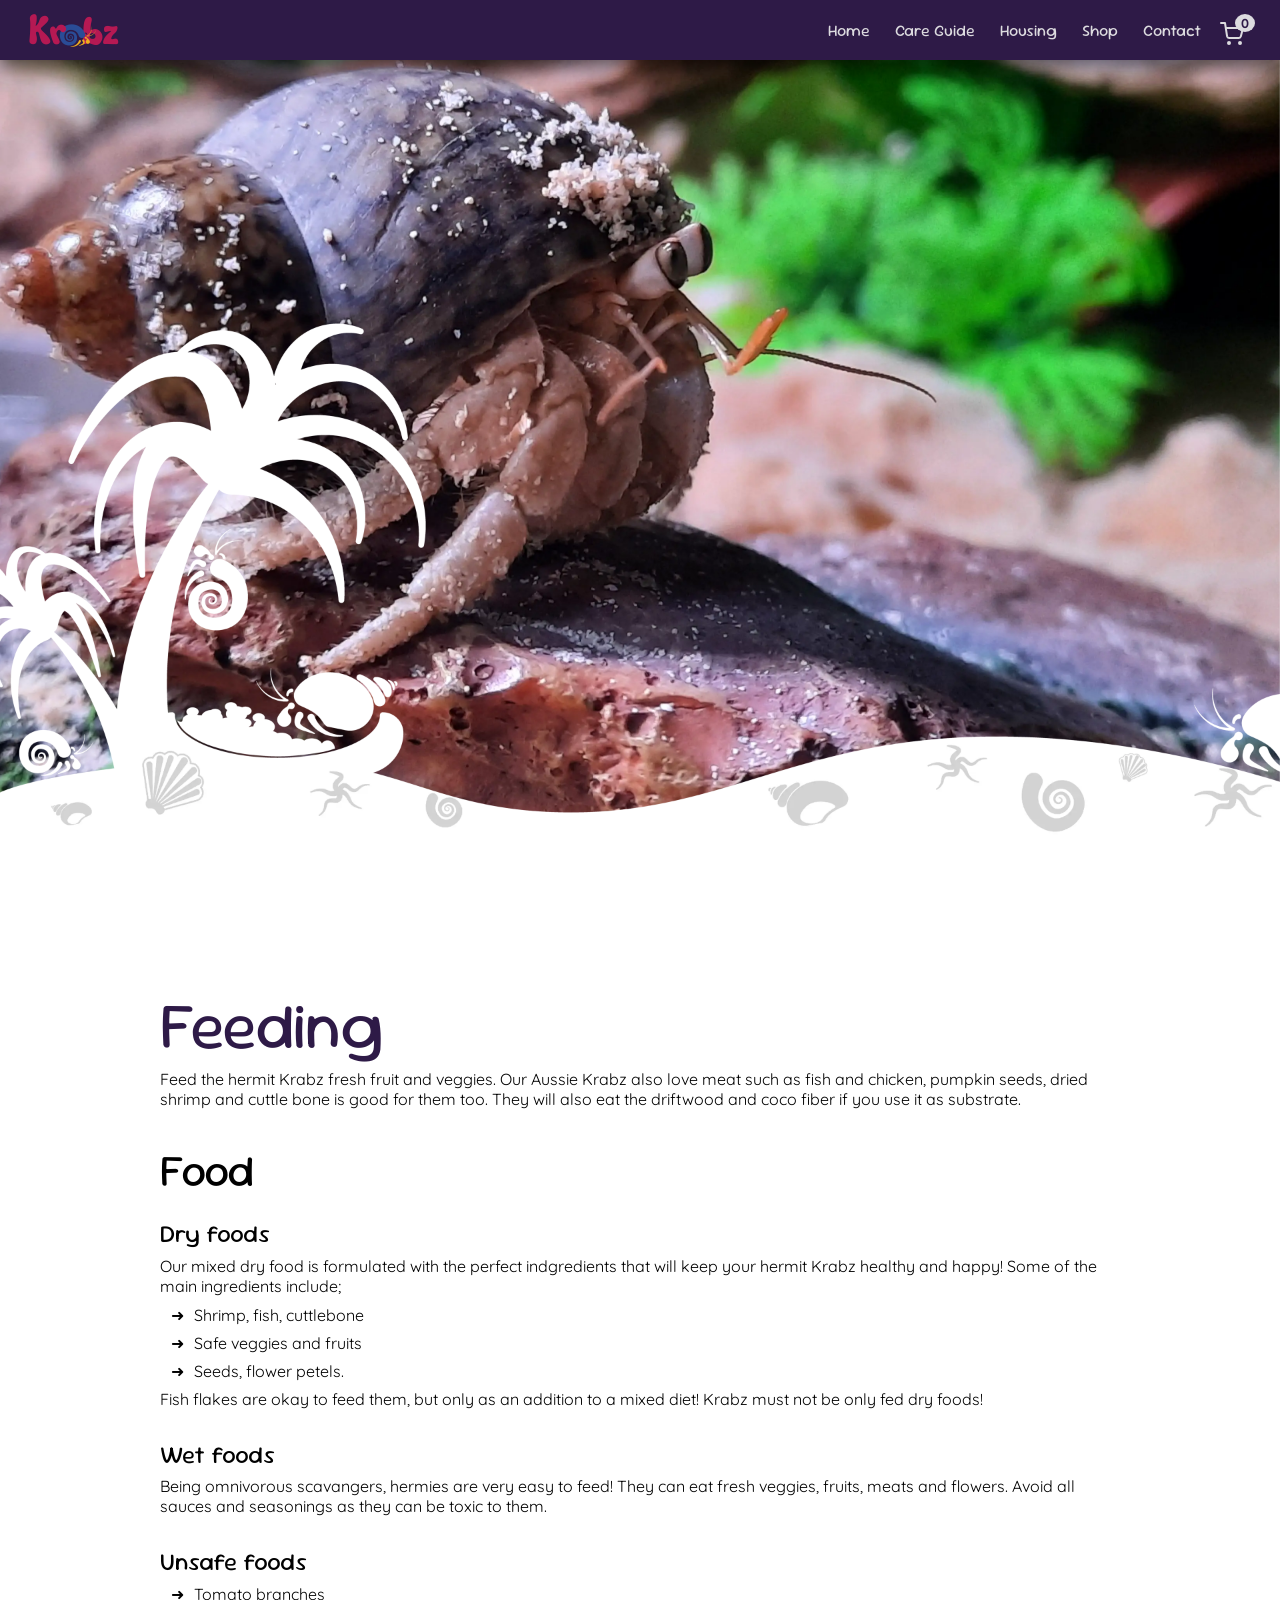
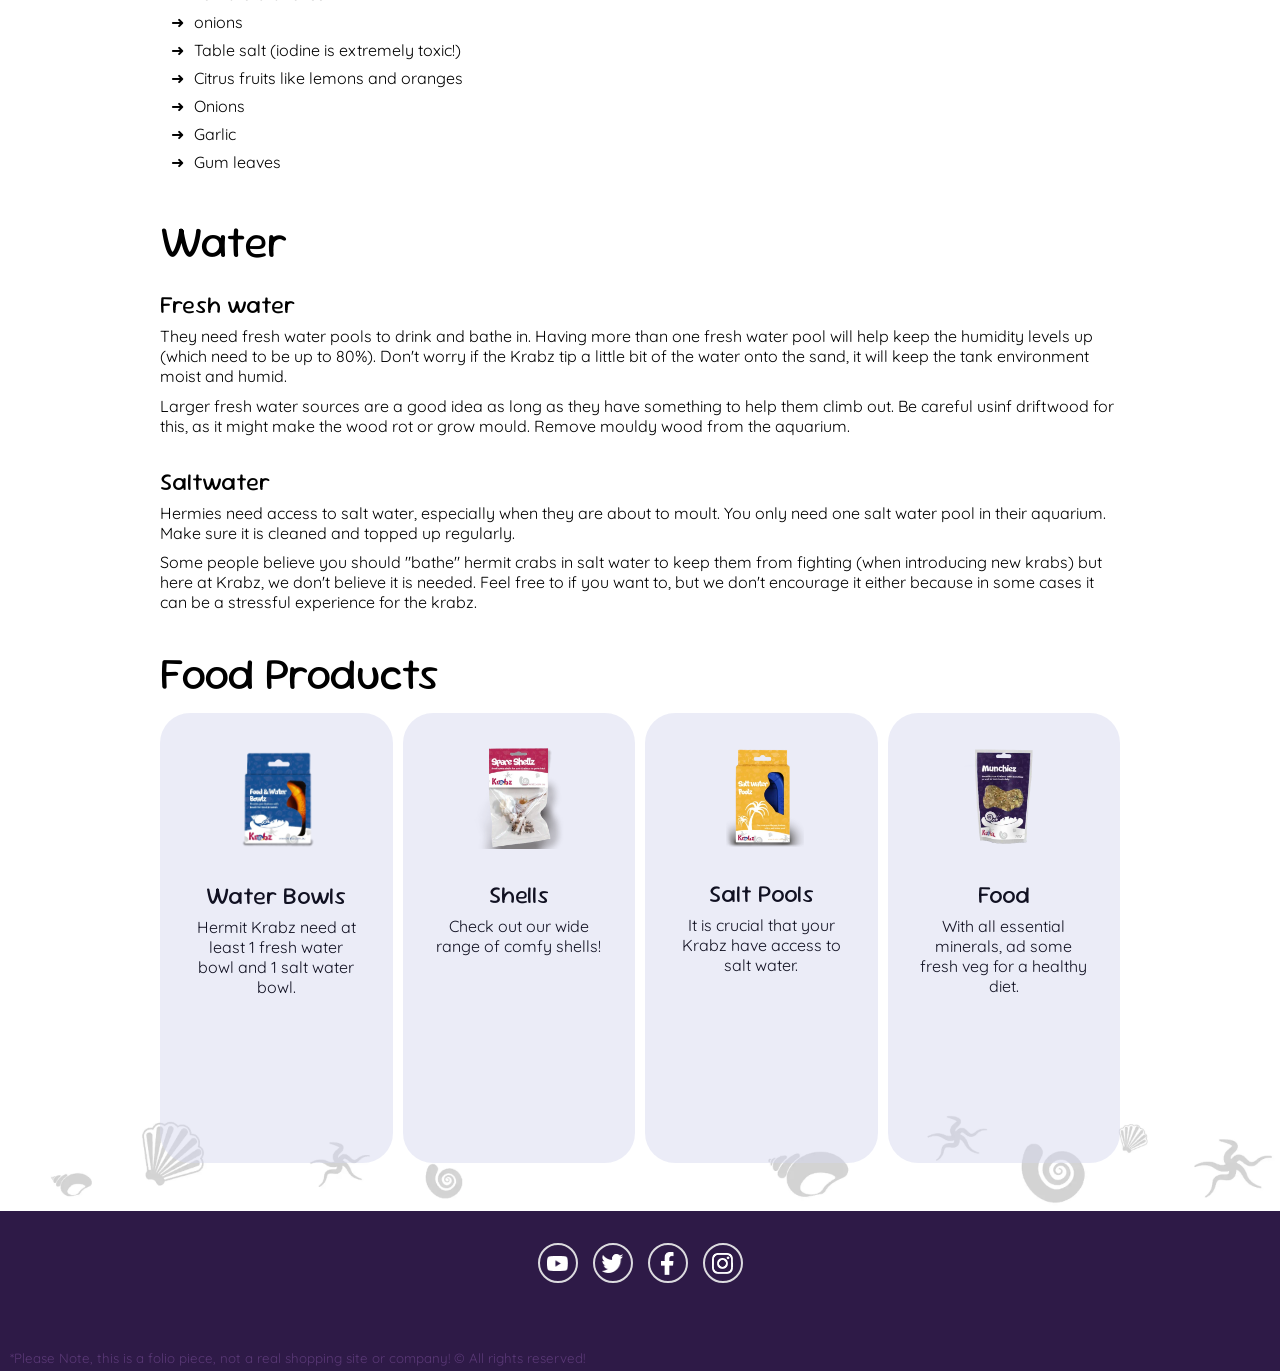
<file: static/pages/feeding.html>
<!DOCTYPE html>
<html>
    <head>
        <meta charset="UTF-8">
        <meta name="viewport" content="width=device-width, initial-scale=1.0">
        
        <!-- Open Graph -->
        <meta property="og:type" content="website">
        <meta property="og:url" content="https://JS-Design005.github.io/Krabz/">
        <meta property="og:title" content="Krabz Pet Supplies">
        <meta property="og:description" content="We stock everything your little Krab friends need! Check out our shop today!">
        <meta property="og:image" content="https://JS-Design005.github.io/Krabz/static/assets/branding/social-preview.jpg">

        <!-- Font -->
        <link rel="preconnect" href="https://fonts.googleapis.com">
        <link rel="preconnect" href="https://fonts.gstatic.com" crossorigin>
        <link href="https://fonts.googleapis.com/css2?family=Quicksand:wght@300..700&family=Sour+Gummy:ital,wght@0,100..900;1,100..900&display=swap" rel="stylesheet">

        <link rel="icon" type="image/png" href="../assets/branding/favicon.png">
        <link rel="stylesheet" href="../stylesheets/global-styles.css">
        <link rel="stylesheet" href="../stylesheets/typography.css">
        <link rel="stylesheet" href="../stylesheets/nav.css">
        <link rel="stylesheet" href="../stylesheets/slides.css">

        <title>Krabz - Care Guide</title>

    </head>
    <body>
        <header>
            <img src="../assets/branding/header-logo.webp" alt="Logo" class="header-logo" oncontextmenu="return false">
            <!-- Shopping cart inspired by freecodecamp -->
            <a href="cart.html" id="cart-btn" aria-label="Shopping cart">
                <svg
                xmlns="http://www.w3.org/2000/svg"
                width="24"
                height="24"
                fill="none"
                stroke="currentColor"
                stroke-width="2"
                stroke-linecap="round"
                stroke-linejoin="round"
                class="feather feather-shopping-cart"
                viewBox="0 0 24 24"
                aria-hidden="true"
                focusable="false"
                >
                <circle cx="9" cy="21" r="1"></circle>
                <circle cx="20" cy="21" r="1"></circle>
                <path d="M1 1h4l2.1 13.39a2 2 0 0 0 2 1.61h9.72a2 2 0 0 0 2-1.61L23 6H6"></path>
                </svg>
                <span id="item-count">0</span>
            </a>

            <!-- Hamburger menu, inspired by a youtube video -->
            <button class="nav-toggle" aria-label="toggle navigation">
                <span class="hamburger"></span>
            </button>
            <nav class="nav">
                <ul class="nav__list">
                    <li><a href="../../index.html">Home</a></li>
                    <li><a href="care-guide.html">Care Guide</a></li>
                    <li><a href="housing.html">Housing</a></li>
                    <li><a href="shop.html">Shop</a></li>
                    <li><a href="contact.html">Contact</a></li>
                </ul>
            </nav>
        </header>
        <main>
            <div id="loader-wrapper">
                <div class="spinner"></div>
                <p class="loading-text">Just a moment...</p>
            </div>
            <section>
                <div class="overlay-wrapper" >
                    <div class="slides" style="position: fixed; z-index: -1;">
                        <picture id="slide_01" class="slide active">
                            <source media="(min-width: 1024px)" srcset="../assets/images/image-22.webp">
                            <source media="(min-width: 768px)" srcset="../assets/images/image-23.webp">
                            <img src="../assets/images/image-24.webp" alt="" loading="eager">
                        </picture>
                    </div>
                    <div class="overlay"></div>
            </section>
            <section class="article-content">
                <article>
                    <h1 class="purple">Feeding</h1>
                    <br>
                    <p>
                        Feed the hermit Krabz fresh fruit and veggies. Our Aussie Krabz also love meat such as fish and chicken, pumpkin seeds, dried shrimp and 
                        cuttle bone is good for them too. They will also eat the driftwood and coco fiber if you use it as substrate.
                    </p>
                    <h2>Food</h2>
                    <h3>Dry foods</h3>
                    <p>
                        Our mixed dry food is formulated with the perfect indgredients that will keep your hermit Krabz healthy and happy! Some of the main 
                        ingredients include; 
                    </p>
                    <ul>
                        <li>Shrimp, fish, cuttlebone</li>
                        <li>Safe veggies and fruits</li>
                        <li>Seeds, flower petels.</li>
                    </ul>
                    <p>
                        Fish flakes are okay to feed them, but only as an addition to a mixed diet! Krabz must not be only fed dry foods!
                    </p>
                    <h3>Wet foods</h3>
                    <p>
                        Being omnivorous scavangers, hermies are very easy to feed! They can eat fresh veggies, fruits, meats and flowers. Avoid all sauces 
                        and seasonings as they can be toxic to them. 
                    </p>
                    <h3>Unsafe foods</h3>
                    <ul>
                        <li>Tomato branches</li>
                        <li>onions</li>
                        <li>Table salt (iodine is extremely toxic!)</li>
                        <li>Citrus fruits like lemons and oranges</li>
                        <li>Onions</li>
                        <li>Garlic</li>
                        <li>Gum leaves</li>
                    </ul>
                    <h2>Water</h2>
                    <h3>Fresh water</h3>
                    <p>
                        They need fresh water pools to drink and bathe in. Having more than one fresh water pool will help keep the humidity levels up 
                        (which need to be up to 80%). Don't worry if the Krabz tip a little bit of the water onto the sand, it will keep the tank environment 
                        moist and humid.
                    </p>
                    <p>
                        Larger fresh water sources are a good idea as long as they have something to help them climb out. Be careful usinf driftwood for this, 
                        as it might make the wood rot or grow mould. Remove mouldy wood from the aquarium. 
                    </p>
                    <h3>Saltwater</h3>
                    <p>
                        Hermies need access to salt water, especially when they are about to moult. You only need one salt water pool in their aquarium. Make 
                        sure it is cleaned and topped up regularly.
                    </p>
                    <p>
                        Some people believe you should "bathe" hermit crabs in salt water to keep them from fighting (when introducing new krabs) but here at 
                        Krabz, we don't believe it is needed. Feel free to if you want to, but we don't encourage it either because in some cases it can be 
                        a stressful experience for the krabz. 
                    </p>
                    <h2>Food Products</h2>
                <div class="tile-container">
                    <a href="product.html?id=water-bowls" class="tile">
                        <img src="../assets/images/product-01.webp" class="about__img">
                        <h3>Water Bowls</h3>
                        <p>Hermit Krabz need at least 1 fresh water bowl and 1 salt water bowl.</p>
                    </a>
                    <a href="product.html?id=shells" class="tile">
                        <img src="../assets/images/product-02.webp" class="about__img">
                        <h3>Shells</h3>
                        <p>Check out our wide range of comfy shells!</p>
                    </a>
                    <a href="product.html?id=salt-pool" class="tile">
                        <img src="../assets/images/product-03.webp" class="about__img">
                        <h3>Salt Pools</h3>
                        <p>It is crucial that your Krabz have access to salt water.</p>
                    </a>
                    <a href="product.html?id=food" class="tile">
                        <img src="../assets/images/product-04.webp" class="about__img">
                        <h3>Food</h3>
                        <p>With all essential minerals, ad some fresh veg for a healthy diet.</p>
                    </a>
                </div>
                </article>
                
            </section>
        </main>
        <footer>
            <div class="social-list" >
                <a class="social-btn" id="youtube-btn" href="#"><img src="../assets/branding/socials-01.webp" alt="social icon" class="social-icon"></a>
                <a class="social-btn" id="twitter-btn" href="#"><img src="../assets/branding/socials-02.webp" alt="social icon" class="social-icon"></a>
                <a class="social-btn" id="facebook-btn" href="#"><img src="../assets/branding/socials-03.webp" alt="social icon" class="social-icon"></a>
                <a class="social-btn" id="instagram" href="#"><img src="../assets/branding/socials-04.webp" alt="social icon" class="social-icon"></a>
            </div>
            <small>*Please Note, this is a folio piece, not a real shopping site or company! &copy; All rights reserved! </small>
        </footer>

        <script src="../scripts/nav.js"></script>
        <script src="../scripts/global-manager.js"></script>
        <script src="../scripts/preloader.js"></script>
    </body>
</html>
</file>
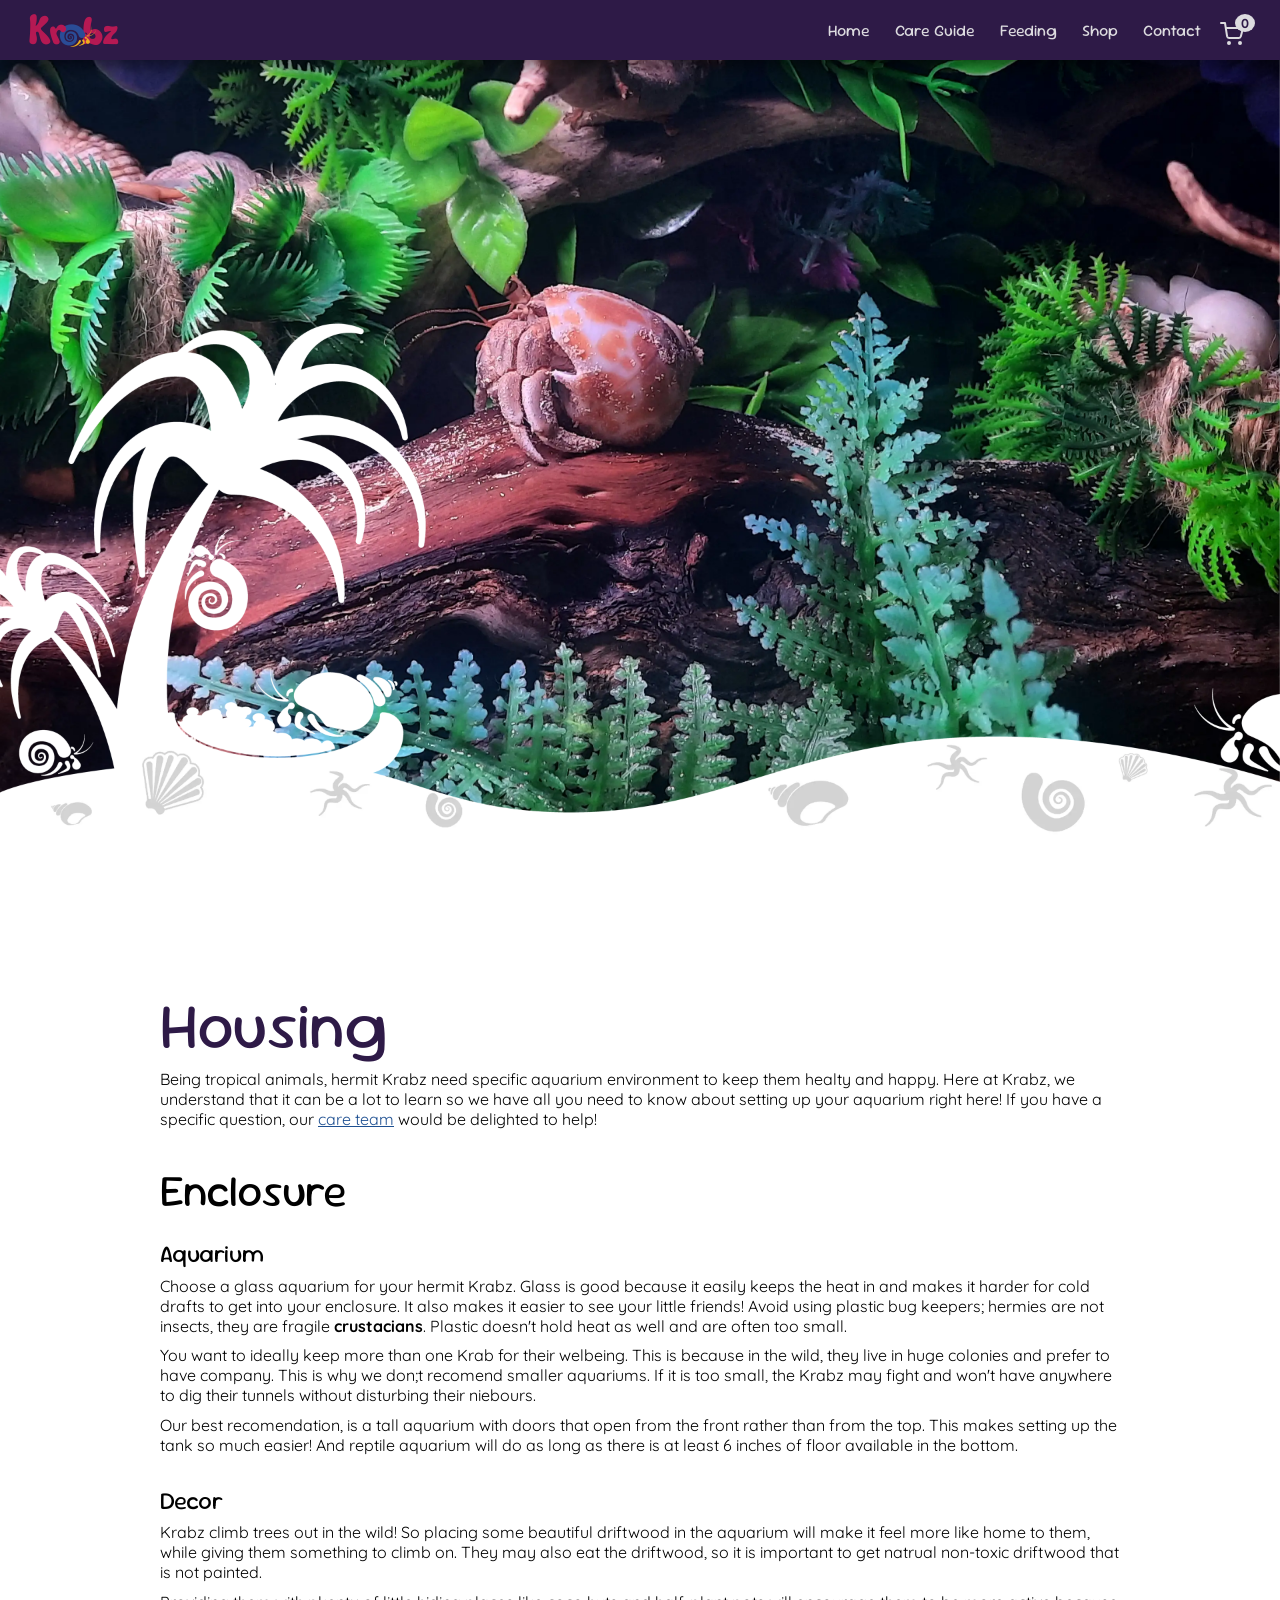
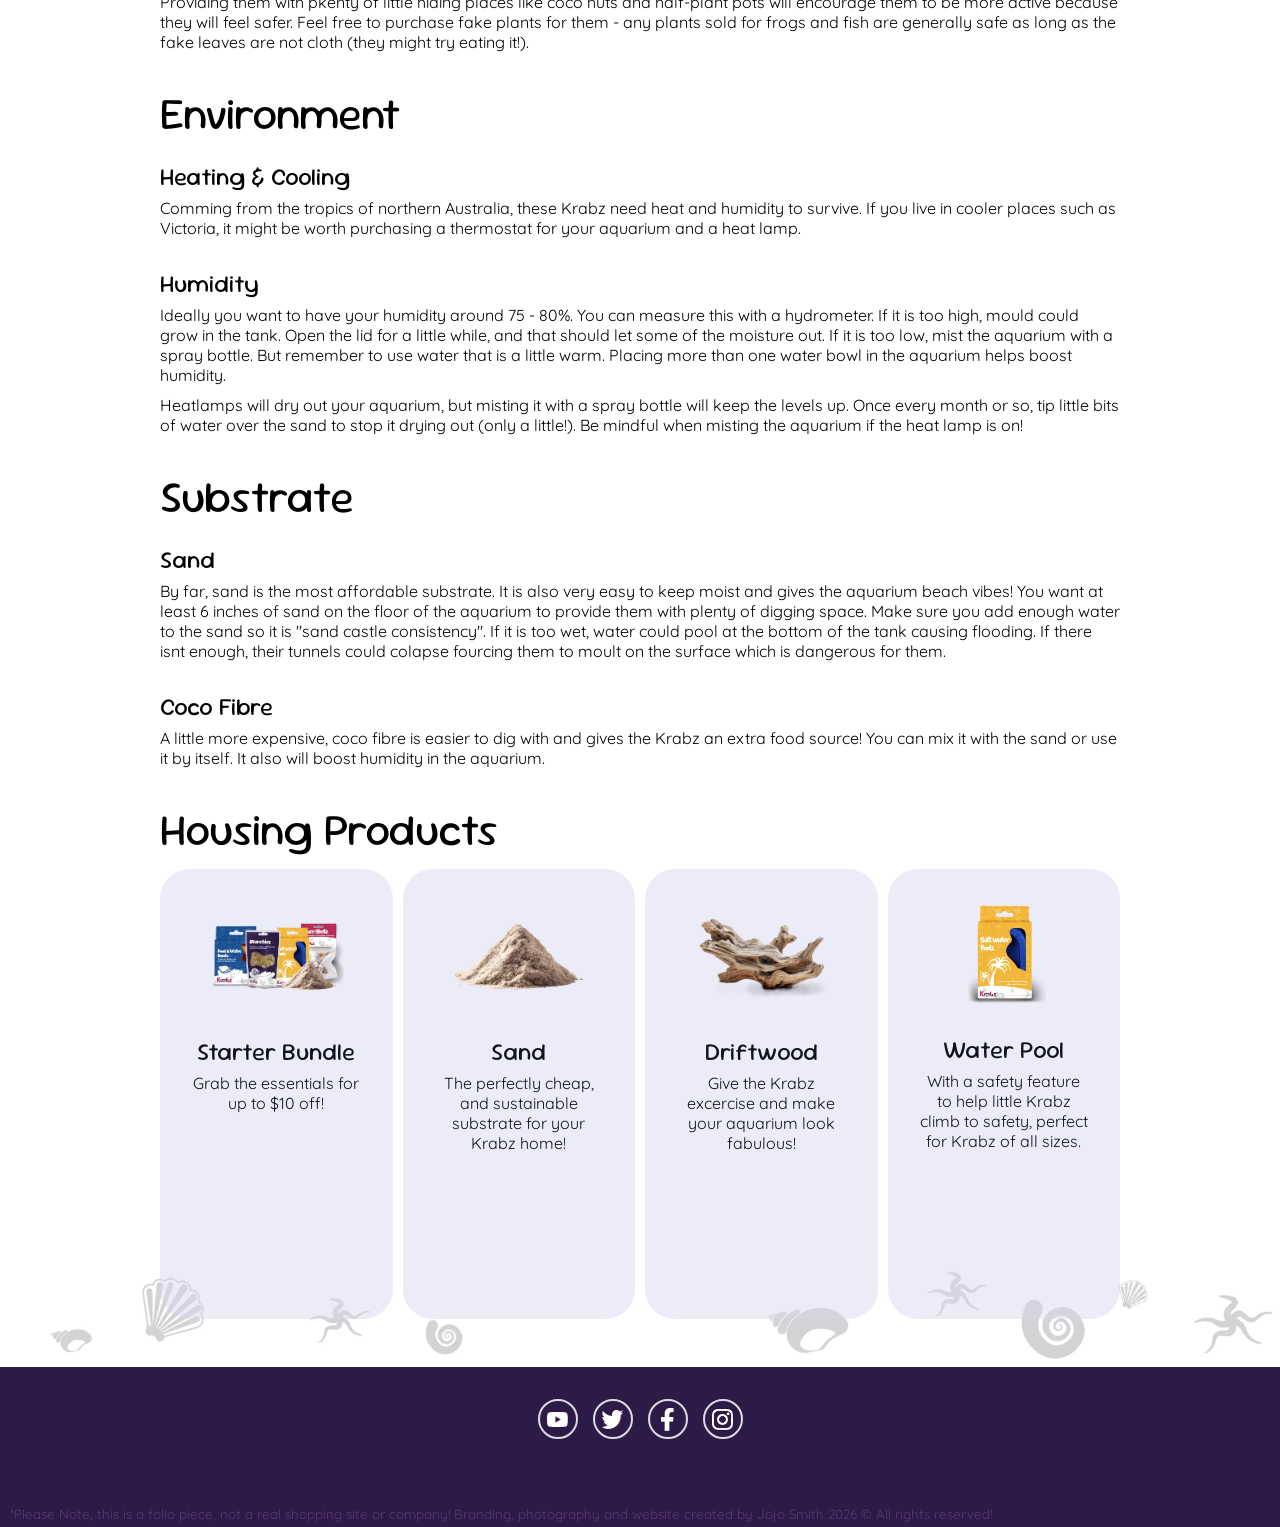
<file: static/pages/housing.html>
<!DOCTYPE html>
<html>
    <head>
        <meta charset="UTF-8">
        <meta name="viewport" content="width=device-width, initial-scale=1.0">
        
        <!-- Open Graph -->
        <meta property="og:type" content="website">
        <meta property="og:url" content="https://JS-Design005.github.io/Krabz/">
        <meta property="og:title" content="Krabz Pet Supplies">
        <meta property="og:description" content="We stock everything your little Krab friends need! Check out our shop today!">
        <meta property="og:image" content="https://JS-Design005.github.io/Krabz/static/assets/branding/social-preview.jpg">

        <!-- Font -->
        <link rel="preconnect" href="https://fonts.googleapis.com">
        <link rel="preconnect" href="https://fonts.gstatic.com" crossorigin>
        <link href="https://fonts.googleapis.com/css2?family=Quicksand:wght@300..700&family=Sour+Gummy:ital,wght@0,100..900;1,100..900&display=swap" rel="stylesheet">

        <link rel="icon" type="image/png" href="../assets/branding/favicon.png">
        <link rel="stylesheet" href="../stylesheets/global-styles.css">
        <link rel="stylesheet" href="../stylesheets/typography.css">
        <link rel="stylesheet" href="../stylesheets/nav.css">
        <link rel="stylesheet" href="../stylesheets/slides.css">

        <title>Krabz - Care Guide</title>

    </head>
    <body>
        <div id="loader-wrapper">
            <div class="spinner"></div>
            <p class="loading-text">Just a moment...</p>
        </div>
        <header>
            <img src="../assets/branding/header-logo.webp" alt="Logo" class="header-logo" oncontextmenu="return false">
            <a href="cart.html" id="cart-btn" aria-label="Shopping cart">
                <svg
                xmlns="http://www.w3.org/2000/svg"
                width="24"
                height="24"
                fill="none"
                stroke="currentColor"
                stroke-width="2"
                stroke-linecap="round"
                stroke-linejoin="round"
                class="feather feather-shopping-cart"
                viewBox="0 0 24 24"
                aria-hidden="true"
                focusable="false"
                >
                <circle cx="9" cy="21" r="1"></circle>
                <circle cx="20" cy="21" r="1"></circle>
                <path d="M1 1h4l2.1 13.39a2 2 0 0 0 2 1.61h9.72a2 2 0 0 0 2-1.61L23 6H6"></path>
                </svg>
                <span id="item-count">0</span>
            </a>

            <!-- Hamburger menu, inspired by a youtube video -->
            <button class="nav-toggle" aria-label="toggle navigation">
                <span class="hamburger"></span>
            </button>
            <nav class="nav">
                <ul class="nav__list">
                    <li><a href="../../index.html">Home</a></li>
                    <li><a href="care-guide.html">Care Guide</a></li>
                    <li><a href="feeding.html">Feeding</a></li>
                    <li><a href="shop.html">Shop</a></li>
                    <li><a href="contact.html">Contact</a></li>
                </ul>
            </nav>
        </header>
        <main>
            <section>
                <div class="overlay-wrapper" >
                    <div class="slides" style="position: fixed; z-index: -1;">
                        <picture id="slide_01" class="slide active">
                            <source media="(min-width: 1024px)" srcset="../assets/images/image-19.webp">
                            <source media="(min-width: 768px)" srcset="../assets/images/image-20.webp">
                            <img src="../assets/images/image-21.webp" alt="" loading="eager">
                        </picture>
                    </div>
                    <div class="overlay"></div>
            </section>
            <section class="article-content">
                <article>
                    <h1 class="purple">Housing</h1>
                    <br>
                    <p>
                        Being tropical animals, hermit Krabz need specific aquarium environment to keep them healty and happy. Here at Krabz, 
                        we understand that it can be a lot to learn so we have all you need to know about setting up your aquarium right here! If 
                        you have a specific question, our <a href="../pages/contact.html">care team</a> would be delighted to help!
                    </p>
                    <h2>Enclosure</h2>
                    <h3>Aquarium</h3>
                    <p>
                        Choose a glass aquarium for your hermit Krabz. Glass is good because it easily keeps the heat in and makes it harder for cold drafts 
                        to get into your enclosure. It also makes it easier to see your little friends! Avoid using plastic bug keepers; hermies are not insects, 
                        they are fragile <b>crustacians</b>. Plastic doesn't hold heat as well and are often too small.
                    </p>
                    <p>
                        You want to ideally keep more than one Krab for their welbeing. This is because in the wild, they live in huge colonies and prefer 
                        to have company. This is why we don;t recomend smaller aquariums. If it is too small, the Krabz may fight and won't have anywhere to dig 
                        their tunnels without disturbing their niebours.
                    </p>
                    <p>
                        Our best recomendation, is a tall aquarium with doors that open from the front rather than from the top. This makes setting up the tank so 
                        much easier! And reptile aquarium will do as long as there is at least 6 inches of floor available in the bottom.
                    </p>
                    <h3>Decor</h3>
                    <p>
                        Krabz climb trees out in the wild! So placing some beautiful driftwood in the aquarium will make it feel more like home to them, while 
                        giving them something to climb on. They may also eat the driftwood, so it is important to get natrual non-toxic driftwood that is not 
                        painted.
                    </p>
                    <p>
                        Providing them with pkenty of little hiding places like coco huts and half-plant pots will encourage them to be more active because they 
                        will feel safer. Feel free to purchase fake plants for them - any plants sold for frogs and fish are generally safe as long as the fake 
                        leaves are not cloth (they might try eating it!).
                    </p>
                    <h2>Environment</h2>
                    <h3>Heating & Cooling</h3>
                    <p>
                        Comming from the tropics of northern Australia, these Krabz need heat and humidity to survive. If you live in cooler places such as Victoria, 
                        it might be worth purchasing a thermostat for your aquarium and a heat lamp. 
                    </p>
                    <h3>Humidity</h3>
                    <p>
                        Ideally you want to have your humidity around 75 - 80%. You can measure this with a hydrometer. If it is too high, mould could grow in the tank. 
                        Open the lid for a little while, and that should let some of the moisture out. If it is too low, mist the aquarium with a spray bottle. But remember to use 
                        water that is a little warm. Placing more than one water bowl in the aquarium helps boost humidity. 
                    </p>
                    <p>
                        Heatlamps will dry out your aquarium, but misting it with a spray bottle will keep the levels up. Once every month or so, tip little bits of water over the sand to 
                        stop it drying out (only a little!). Be mindful when misting the aquarium if the heat lamp is on!
                    </p>
                    <h2>Substrate</h2>
                    <h3>Sand</h3>
                    <p>
                        By far, sand is the most affordable substrate. It is also very easy to keep moist and gives the aquarium beach vibes! You want at least 
                        6 inches of sand on the floor of the aquarium to provide them with plenty of digging space. Make sure you add enough water to the sand so it 
                        is "sand castle consistency". If it is too wet, water could pool at the bottom of the tank causing flooding. If there isnt enough, their tunnels 
                        could colapse fourcing them to moult on the surface which is dangerous for them. 
                    </p>
                    <h3>Coco Fibre</h3>
                    <p>
                        A little more expensive, coco fibre is easier to dig with and gives the Krabz an extra food source! You can mix it with the sand or use it by itself. 
                        It also will boost humidity in the aquarium.
                    </p>
                    <h2>Housing Products</h2>
                    <div class="tile-container">
                        <a href="product.html?id=starter-bundle" class="tile">
                            <img src="../assets/images/product-07.webp" class="about__img">
                            <h3>Starter Bundle</h3>
                            <p>Grab the essentials for up to $10 off!</p>
                        </a>
                        <a href="product.html?id=sand" class="tile">
                            <img src="../assets/images/product-05.webp" class="about__img">
                            <h3>Sand</h3>
                            <p>The perfectly cheap, and sustainable substrate for your Krabz home!</p>
                        </a>
                        <a href="product.html?id=driftwood" class="tile">
                            <img src="../assets/images/product-06.webp" class="about__img">
                            <h3>Driftwood</h3>
                            <p>Give the Krabz excercise and make your aquarium look fabulous!</p>
                        </a>

                        <a href="product.html?id=salt-pool" class="tile">
                            <img src="../assets/images/product-03.webp" class="about__img">
                            <h3>Water Pool</h3>
                            <p>With a safety feature to help little Krabz climb to safety, perfect for Krabz of all sizes.</p>
                        </a>
                    </div>
                </article>
                
            </section>
        </main>
        <footer>
            <div class="social-list" >
                <a class="social-btn" id="youtube-btn" href="#"><img src="../assets/branding/socials-01.webp" alt="social icon" class="social-icon"></a>
                <a class="social-btn" id="twitter-btn" href="#"><img src="../assets/branding/socials-02.webp" alt="social icon" class="social-icon"></a>
                <a class="social-btn" id="facebook-btn" href="#"><img src="../assets/branding/socials-03.webp" alt="social icon" class="social-icon"></a>
                <a class="social-btn" id="instagram" href="#"><img src="../assets/branding/socials-04.webp" alt="social icon" class="social-icon"></a>
            </div>
            <small>*Please Note, this is a folio piece, not a real shopping site or company! Branding, photography and website created by Jojo Smith 2026 &copy; All rights reserved!</small>
        </footer>

        <script src="../scripts/nav.js"></script>
        <script src="../scripts/global-manager.js"></script>
        <script src="../scripts/preloader.js"></script>
    </body>
</html>
</file>
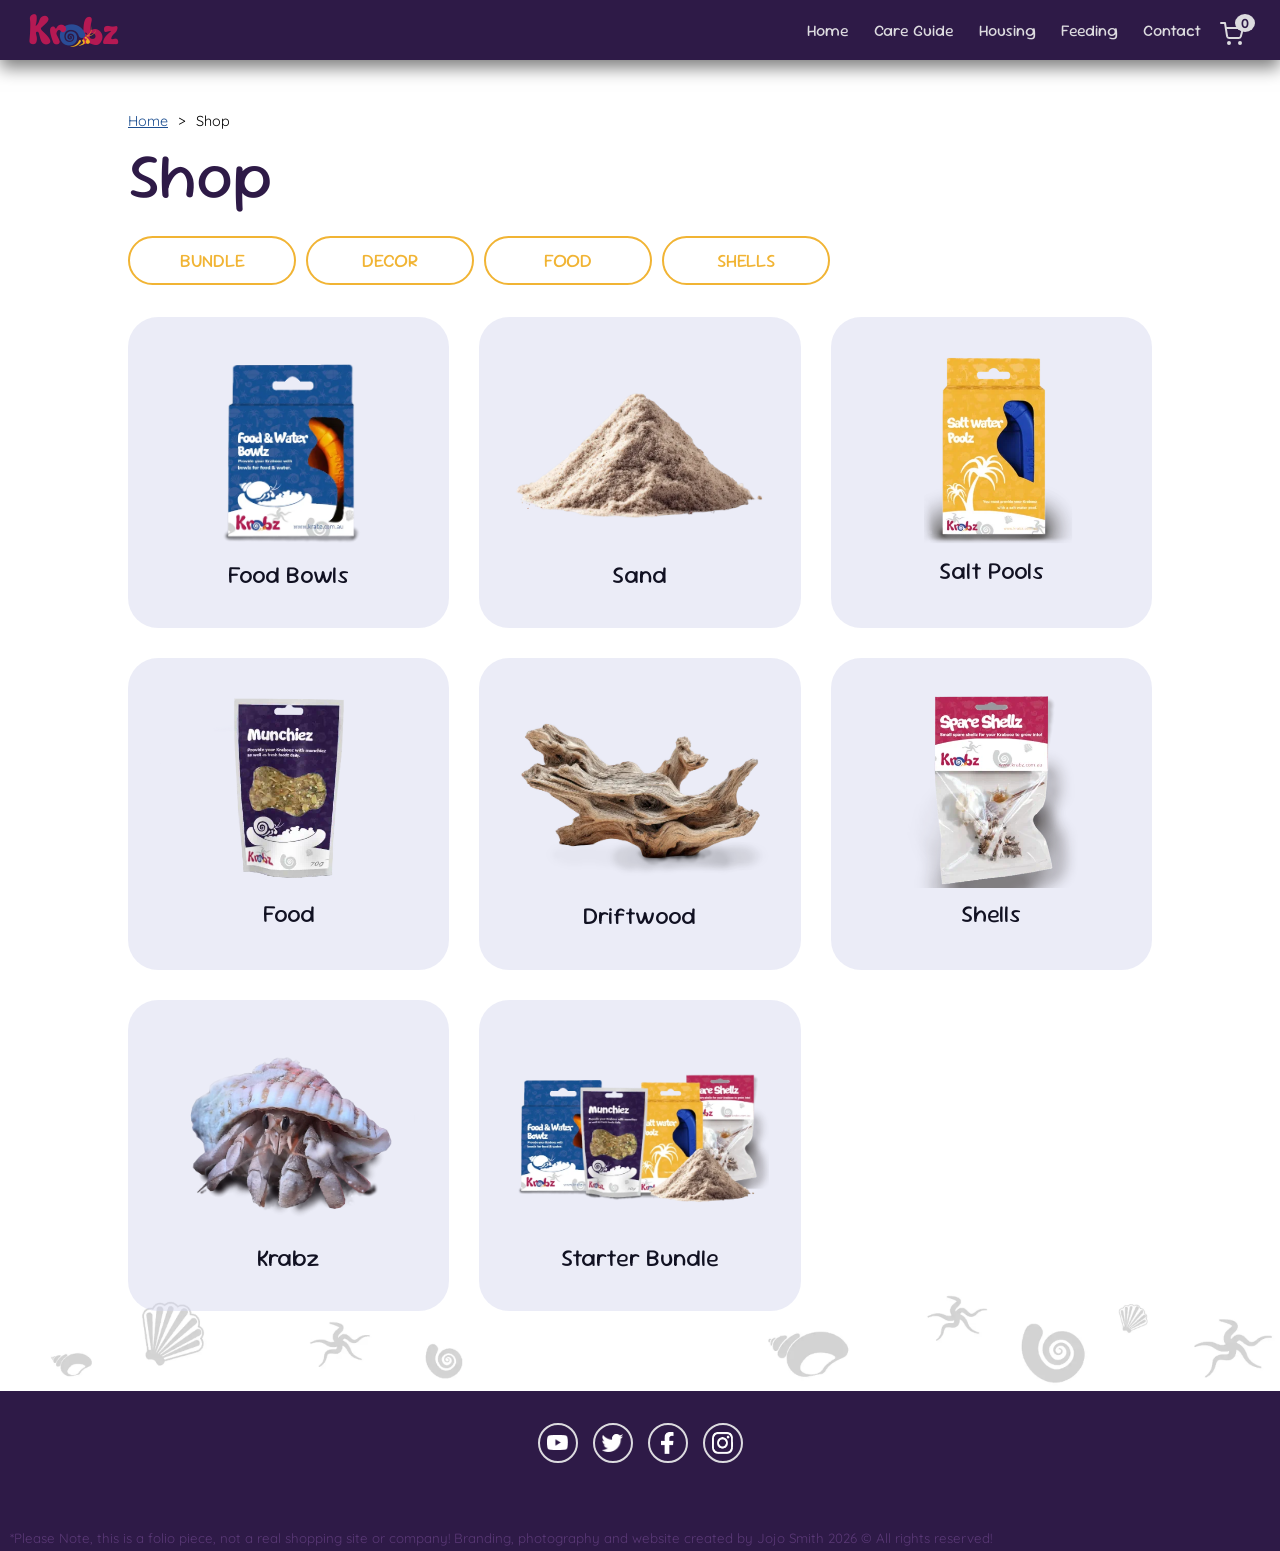
<file: static/pages/shop.html>
<!DOCTYPE html>
<html>
    <head>
        <meta charset="UTF-8">
        <meta name="viewport" content="width=device-width, initial-scale=1.0">
        
        <!-- Open Graph -->
        <meta property="og:type" content="website">
        <meta property="og:url" content="https://JS-Design005.github.io/Krabz/">
        <meta property="og:title" content="Krabz Pet Supplies">
        <meta property="og:description" content="We stock everything your little Krab friends need! Check out our shop today!">
        <meta property="og:image" content="https://JS-Design005.github.io/Krabz/static/assets/branding/social-preview.jpg">

        <!-- Font -->
        <link rel="preconnect" href="https://fonts.googleapis.com">
        <link rel="preconnect" href="https://fonts.gstatic.com" crossorigin>
        <link href="https://fonts.googleapis.com/css2?family=Quicksand:wght@300..700&family=Sour+Gummy:ital,wght@0,100..900;1,100..900&display=swap" rel="stylesheet">

        <link rel="icon" type="image/png" href="../assets/branding/favicon.png">
        <link rel="stylesheet" href="../stylesheets/global-styles.css">
        <link rel="stylesheet" href="../stylesheets/typography.css">
        <link rel="stylesheet" href="../stylesheets/nav.css">
        <link rel="stylesheet" href="../stylesheets/shop.css">

        <title>Krabz - Shop</title>

    </head>
    <body>
        <div id="loader-wrapper">
            <div class="spinner"></div>
            <p class="loading-text">Just a moment...</p>
        </div>
        <header>
            <img src="../assets/branding/header-logo.webp" alt="Logo" class="header-logo" oncontextmenu="return false">
            <!-- Shopping cart inspired by freecodecamp -->
            <a href="cart.html" id="cart-btn" aria-label="Shopping cart">
                <svg
                xmlns="http://www.w3.org/2000/svg"
                width="24"
                height="24"
                fill="none"
                stroke="currentColor"
                stroke-width="2"
                stroke-linecap="round"
                stroke-linejoin="round"
                class="feather feather-shopping-cart"
                viewBox="0 0 24 24"
                aria-hidden="true"
                focusable="false"
                >
                <circle cx="9" cy="21" r="1"></circle>
                <circle cx="20" cy="21" r="1"></circle>
                <path d="M1 1h4l2.1 13.39a2 2 0 0 0 2 1.61h9.72a2 2 0 0 0 2-1.61L23 6H6"></path>
                </svg>
                <span id="item-count">0</span>
            </a>

            <!-- Hamburger menu, inspired by a youtube video -->
            <button class="nav-toggle" aria-label="toggle navigation">
                <span class="hamburger"></span>
            </button>
            <nav class="nav">
                <ul class="nav__list">
                    <li><a href="../../index.html">Home</a></li>
                    <li><a href="care-guide.html">Care Guide</a></li>
                    <li><a href="housing.html">Housing</a></li>
                    <li><a href="feeding.html">Feeding</a></li>
                    <li><a href="contact.html">Contact</a></li>
                </ul>
            </nav>
        </header>
        <main class="article-content">
            <section>
                <nav class="breadcrumbs" aria-label="Breadcrumb">
                    <ul>
                        <li><a href="../../index.html">Home</a></li>
                        <li aria-current="page">Shop</li>
                    </ul>
                </nav>
                <h1 class="purple">Shop</h1>
                <nav class="suggested">
                    <a href="product.html?id=starter-bundle" class="btn gray txt-gray">BUNDLE</a>
                    <a href="product.html?id=driftwood" class="btn gray txt-gray">Decor</a>
                    <a href="product.html?id=food" class="btn gray txt-gray">Food</a>
                    <a href="product.html?id=shells" class="btn gray txt-gray">Shells</a>
                </nav>
                <div class="gallery">
                    <!-- These links need to work static so I am trying to use the URL Parameter method -->
                    <a href="product.html?id=water-bowls" class="gallery-tile">
                        <img src="../assets/images/product-01.webp" class="gallery__img">
                        <h3>Food Bowls</h3>
                    </a>
                    <a href="product.html?id=sand" class="gallery-tile">
                        <img src="../assets/images/product-05.webp" class="gallery__img">
                        <h3>Sand</h3>
                    </a>
                    <a href="product.html?id=salt-pool" class="gallery-tile">
                        <img src="../assets/images/product-03.webp" class="gallery__img">
                        <h3>Salt Pools</h3>
                    </a>
                    <a href="product.html?id=food" class="gallery-tile">
                        <img src="../assets/images/product-04.webp" class="gallery__img">
                        <h3>Food</h3>
                    </a>
                    <a href="product.html?id=driftwood" class="gallery-tile">
                        <img src="../assets/images/product-06.webp" class="gallery__img">
                        <h3>Driftwood</h3>
                    </a>
                    <a href="product.html?id=shells" class="gallery-tile">
                        <img src="../assets/images/product-02.webp" class="gallery__img">
                        <h3>Shells</h3>
                    </a>
                    <a href="product.html?id=hermit-crab" class="gallery-tile">
                        <img src="../assets/images/product-08.webp" class="gallery__img">
                        <h3>Krabz</h3>
                    </a>
                    <a href="product.html?id=starter-bundle" class="gallery-tile">
                        <img src="../assets/images/product-07.webp" class="gallery__img">
                        <h3>Starter Bundle</h3>
                    </a>
                </div>
                <div class="overlay"></div>
            </section>
        </main>
        <footer>
            <div class="social-list" >
                <a class="social-btn" id="youtube-btn" href="#"><img src="../assets/branding/socials-01.webp" alt="social icon" class="social-icon"></a>
                <a class="social-btn" id="twitter-btn" href="#"><img src="../assets/branding/socials-02.webp" alt="social icon" class="social-icon"></a>
                <a class="social-btn" id="facebook-btn" href="#"><img src="../assets/branding/socials-03.webp" alt="social icon" class="social-icon"></a>
                <a class="social-btn" id="instagram" href="#"><img src="../assets/branding/socials-04.webp" alt="social icon" class="social-icon"></a>
            </div>
            <small>*Please Note, this is a folio piece, not a real shopping site or company! Branding, photography and website created by Jojo Smith 2026 &copy; All rights reserved!</small>
        </footer>

        <script src="../scripts/nav.js"></script>
        <script src="../scripts/global-manager.js"></script>
        <script src="../scripts/preloader.js"></script>
    </body>
</html>
</file>
<file: static/stylesheets/global-styles.css>
* {
    box-sizing: border-box;
    margin: 0;
    padding: 0;
}

html {
    scroll-behavior: smooth;
}

:root {
    --clr-pink: #B52555;
    --clr-yellow: #F1B434;
    --clr-blue: #1D4F91;
    --clr-purple: #2E1A47;
    --clr-white: #dcdbdf;
    --clr-black: #112;

    --ff-primary:'Sour Gummy';
    --ff-secondary: 'Quicksand';
    
    --fs-h1: 3rem;
    --fs-h2: 2rem;
    --fs-h3: 1.25rem;
    --fs-body: 1rem;
}

.sour-gummy {
  font-family: "Sour Gummy", sans-serif;
  font-optical-sizing: auto;
  font-weight: 900;
  font-style: normal;
}
.quicksand {
  font-family: "Quicksand", sans-serif;
  font-optical-sizing: auto;
  font-weight: normal;
  font-style: normal;
}

#item-count {
    font-family: var(--ff-secondary)
}

@media (min-width: 800px) {
    :root {
        --fs-h1: 4rem;
        --fs-h2: 2.75rem;
        --fs-h3: 1.5rem;
        --fs-body: 1.125rem;
    }
}

main {
    display: flex;
    flex-direction: column;
}

.overlay-wrapper-02 {
    position: relative;
    width: 100%;
    height: 100%;
}

#cart-btn:hover svg{
    color: var(--clr-yellow);
}

#cart-btn:hover span {
    background-color: var(--clr-yellow);
    color: var(--clr-purple);
}

#about {
    background-image: url(../assets/branding/background-01.webp);
    background-repeat: no-repeat;
    background-size: 100%;
    background-position: center bottom;
    background-color: white;
    height: 100%;
    width: 100vw;
    padding: 2em;
    display: flex;
    flex-direction: column;
    margin: 0;
}

.tile-container {
    display: grid;
    grid-template-columns: repeat(auto-fit, minmax(250px, 1fr));
    gap: 10px;
    flex-grow: 1;
    margin-bottom: 3em;
}

.tile-container a {
    cursor: pointer;
    text-decoration: none;
    color: var(--clr-black);
    transition: 0.3s ease-in-out;
}

.tile-container a:hover {
    background-color: #F1B4349d;
    transform: scale(1.05);
}

.tile {
    text-align: center;
    background-color: #d4d6ee77 ;
    padding: 2em;
    width: 100%;
    height: 100%;
    border-radius: 30px;
}

.about__img {
    position: relative;
    max-width: 200px;
    margin-left: auto;
    margin-right: auto;
    display: block;
    width: 80%;
    border-radius: 10px;
    padding: 2em 0;
}

.iframe-container {
    display: flex;
    box-sizing: border-box;
    overflow-x: auto;
    gap: 10px;
    width: 100%;
    height: 100%;
    margin-bottom: 20px;

    scroll-snap-type: x proximity;
    -webkit-overflow-scrolling: touch; /* Smooth scrolling on iOS */
    -ms-overflow-style: none; /* Hide scrollbar from IE and Edge */
    scrollbar-width: none; /* Hide scrollbar from Firefox */
}

.iframe-container::-webkit-scrollbar {
    display: none; /* Hide scrollbar from Chrome, Safari and Opera */
}

.iframe-container iframe {
    border-radius: 30px;
}


#welcome {
     background: linear-gradient(
        var(--clr-blue),
        #B525559d
    ),
    url(../assets/branding/pattern-03.webp);
    background-repeat: repeat;
    background-attachment: fixed;
    background-position: center bottom;
    height: calc(100vh - 60px);
    width: 100vw;
    margin: 0;
    color: var(--clr-white);
}

#important-info {
     background: linear-gradient(
        var(--clr-pink),
        #F1B4349d
    ),
    url(../assets/branding/pattern-03.webp);
    background-repeat: repeat;
    background-attachment: fixed;
    background-position: center bottom;
    height: 100%;
    width: 100vw;
    margin: 0;
   
}
.overlay-03 {
    position: absolute;
    background: url(../assets/branding/background-02.webp);
    background-repeat: no-repeat;
    background-size: 100%;
    background-position: center bottom;
    bottom: 0;
    right:0;
    width: 100vw;
    height: 100%;
}

.content {
    padding: 1em 2em 3em;
}

footer {
    width: 100%;
    height: 160px;
    background-color: var(--clr-purple);
    position: relative;
}

.article-content, .background {
    background-image: url(../assets/branding/background-01.webp);
    background-repeat: no-repeat;
    background-size: 100%;
    background-position: center bottom;
    background-color: white;
}

.article-content article {
    padding: 2em;
}
.care-guide-welcome article {
    padding-top:8em;
}

#important-info h2 {
    color: white;
}

@media (min-width: 1024px) {
    .tile-container {
        display: grid;
        grid-template-columns: repeat(auto-fit, minmax(230px, 1fr));
    }

    #about {
        padding: 10em;
        min-height: calc(100vh - 60px);
    }

    .about__img {
        margin-bottom: 20px;
        padding: 0;
    }

    .tile {
        padding: 2em;
        max-width: 400px;  
        height: 50vh;     
    }

    .content {
        padding: 3em 10em;
    }

    #important-info {
        height: 100vh;
    }

    .overlay-03 {
        position: absolute;
        background: url(../assets/branding/background-02.webp);
        background-repeat: no-repeat;
        background-size: cover;
        background-position: center bottom;
        bottom: 0;
        right:0;
        width: 100%;
        height: 100%;
    }

    .article-content article {
        padding: 10em 10em 0;
    }
    .care-guide-welcome article {
        padding-top: 3em;
    }
}

#loader-wrapper {
  position: fixed;
  top: 0;
  left: 0;
  width: 100%;
  height: 100%;
  background-color: #ffffff; 
  z-index: 9999;
  display: flex;
  flex-direction: column;
  justify-content: center;
  align-items: center;
  transition: opacity 0.5s ease, visibility 0.5s ease;
}

.loader-hidden {
  opacity: 0;
  visibility: hidden;
}

.spinner {
  width: 60px;
  height: 60px;
  margin-bottom: 1em;
  border: 8px solid #f3f3f3; 
  border-radius: 50%; 
  /* Link our new multi-colour animation */
  animation: spin 2s linear infinite; 
}

@keyframes spin {
  /* 0% Start: Blue */
  0% {
    transform: rotate(0deg);
    border-top-color: var(--clr-blue);
  }
  /* 25%: Purple */
  25% {
    border-top-color: var(--clr-pink); 
  }
  /* 50%: Pink */
  50% {
    border-top-color: var(--clr-purple); 
  }
  /* 75%: Yellow */
  75% {
    border-top-color: var(--clr-yellow);
  }
  /* 100% End: Loops smoothly back to Blue */
  100% {
    transform: rotate(360deg);
    border-top-color: var(--clr-blue); 
  }
}
</file>
<file: static/stylesheets/typography.css>
/* List styles */
article ul {
    margin-top: 0.3em;
    padding-left: 1.5em;
}

article li {
    padding-left: 10px;
    padding-bottom: 8px;
    font-family: var(--ff-secondary);
}

article li::marker {
    content: "\279c";
}

article h3 {
    margin-top: 1.5em;
}

h1, h2, h3, label {
    Font-family: var(--ff-primary);
    font-weight: var(--fw-bold);
}

#about h1 {
    padding-top: 1em;
}

h1,
h2,
h3 {
    line-height: 0.8em;
    margin: 0;
}

h1 { font-size: var(--fs-h1); }
h2 { font-size: var(--fs-h2); margin-bottom: 0.5em; }
h3 { font-size: var(--fs-h3); margin-bottom: 0.5em; }

p { margin-bottom: 0.6em; font-family: var(--ff-secondary);}

small {
    position: absolute;
    bottom: 5px;
    left: 10px;
    right: 10px;
    color: rgb(91, 57, 119);
    font-family: var(--ff-secondary);
}

h2:not(#about h2, #important-info h2, #welcome h2) { margin-top: 2em; }
#important-info h2, #welcome h2 {
    margin-top: 1em;
}
.purple {
    color: var(--clr-purple);
}

main a:not(.btn, .prev, .next, .tile, .gallery-tile) {
    color: var(--clr-blue);
}

main a:hover:not(.btn, .prev, .next, .tile, .gallery-tile) {
    color: var(--clr-yellow);
}

main a:active:not(.btn, .prev, .next, .tile, .gallery-tile) {
    color: var(--clr-blue);
}

main a:visited:not(.btn, .prev, .next, .tile, .gallery-tile) {
    color: var(--clr-pink);
}

.breadcrumbs a, .breadcrumbs li {
    font-family: var(--ff-secondary);
}

@media (min-width: 1024px)  {
    h2:not(#about h2, #important-info h2, #welcome h2) {
        margin-top: 1em;
    }
    #important-info h2, #welcome h2 {
    margin-top: 0em;
}
    
    h1 {
        margin-top: 0;
    }

    article {
        padding-top: 2em;
        padding-right: 5vw;
    }
}
</file>
<file: static/stylesheets/nav.css>
/* Header */
header {
    Background-color: var(--clr-purple);
    position: fixed;
    display: flex;
    align-items: center;
    justify-content: space-between;
    box-shadow: 0 8px 16px 0 rgba(0, 0, 0, 0.5);
    min-height: 60px;
    top: 0;
    width: 100%;
    z-index: 5;
    padding: 0 1.5em;
}

.header-logo {
    display: block;
    user-select: none;
    max-width: 100px;
    z-index: 2000;
}

.menu {
    display: flex;
    flex-direction: row;
    gap: 10px;
}

#cart-btn {
    background: none;
    border: none;
    cursor: pointer;
    position: fixed;
    right: 25px;
    display: flex;
    align-items: center;
    padding-top: 8px;
    padding-right: 11px;
    color: var(--clr-white);
    z-index: 1000;
}

#item-count {
    background: var(--clr-white);
    color: var(--clr-purple);
    border-radius: 50%;
    padding: 2px 6px;
    font-size: 13px;
    position: absolute;
    top: 0px;
    right: 0px;
    min-width: 18px;
    height: 18px;
    line-height: 14px;
    text-align: center;
    font-weight: 700;
    user-select: none;
    box-sizing: border-box;
}

.nav-toggle {
    background: transparent;
    cursor: pointer;
    position: fixed;
    padding: .5em;
    border: 0;
    right: 70px;

    z-index: 1000;    
}

.nav {
    background: linear-gradient(
        var(--clr-purple),
        #1D4F919d
    ),
    url(../assets/branding/pattern-02.webp);

    position: fixed;
    color: var(--clr-blue);
    top: 0;
    bottom: 0;
    Left: 0;
    right: 0;
    z-index: 100;

    transform: translateX(100%);
    transition: transform 250ms cubic-bezier(.5, 0, .5, 1);
}

.nav__list {
    list-style: none;
    display: flex;
    height: 100%;
    Flex-direction: column;
    justify-content: space-evenly;
    align-items: center;
    margin: 0;
    padding: 0;
}

.nav__list a {
    font-family: var(--ff-primary);
    color: var(--clr-white);
    text-decoration: none;
    user-select: none;
}

.nav__list a:hover {
    color: var(--clr-yellow);
}

.nav__list a:active {
    color: var(--clr-white);
}

.nav-open .nav {
    transform: translateX(0);
}

.nav-open .nav-toggle {
    position: fixed;
}

.nav-open .hamburger {
    transform: rotate(.625turn);
}

.nav-open .hamburger::before {
    transform: rotate(90deg) translateX(-10px);
}

.nav-open .hamburger::after {
    opacity: 0;
}

.hamburger {
    display: block;
    position: relative;
}

.hamburger,
.hamburger::before,
.hamburger::after {
    background: var(--clr-white);
    width: 2em;
    height: 3px;
    border-radius: 1em;
    transition: 250ms;
}


.hamburger::before,
.hamburger::after {
    content: '';
    position: absolute;
    left: 0;
    right: 0;
}

.hamburger::before {top: 10px;}
.hamburger::after { bottom: 10px;}

/* Button styles - inspired by the real Krabooz web design */
.btn {
    text-decoration: none;
    padding: 10px;
    border-radius: 30px;
    transition: all .25s;
    position: relative;
    overflow: hidden;
    display: grid;
    width: 9em;
    text-transform: uppercase;
    text-align: center;
    font-family: var(--ff-primary);
    font-size: 14pt;
    z-index: 1;
    margin-top: 1em;
    margin-left: auto;
    margin-right: auto;
}

.btn::before {
    content: "";
    position: absolute;
    top: 0;
    left: 0;
    width: 100%;
    height: 100%;
    transition: all .25s;
    z-index: -1;
    transform: translateY(-100%);
}

.btn:hover::before { transform: translateX(0); }

/* white pink button */
.white { border: 2px solid var(--clr-white); color: var(--clr-white); }
.white::before  { border: 2px solid var(--clr-white); background-color: var(--clr-white); }
.txt-pink:hover, #submit-btn:hover { color: var(--clr-pink); }

/* Gray buttons #d4d6ee77 */
.gray { border: 2px solid var(--clr-yellow); color: var(--clr-yellow); }
.gray::before  { border: 2px solid var(--clr-yellow); background-color: var(--clr-yellow); }
.txt-gray:hover, #submit-btn:hover { color: white; }

/* Footer links */
.social-list { 
    display: flex; 
    Justify-content: center; 
    gap: 15px;
    padding-top: 2em;
}

.list_item {
    list-style: none;
    padding: 0;
    margin: 0;
}

.social-btn {
    text-decoration: none;
    border: 2px solid var(--clr-white);
    color: var(--clr-white);
    border-radius: 50%;
    position: relative;
    overflow: hidden;
    display: grid;
    height: 40px;
    width: 40px;
    align-items: center;
    justify-content: center;
    z-index: 1;
}

.social-btn::before {
    content: "";
    position: absolute;
    top: 0;
    left: 0;
    width: 100%;
    height: 100%;
    transition: all .25s;
    z-index: -1;
    transform: translateY(-100%);
}

.social-btn:nth-child(1)::before {
    background: #ff0000;
}

.social-btn:nth-child(2)::before {
    background: #00aced;
}

.social-btn:nth-child(3)::before {
    background:  #4267B2;
}

.social-btn:nth-child(4)::before {
    background: linear-gradient(180deg, #515BD4, #8134af, #dd2a7b, #f58529, #feda77);
}

.social-btn:hover::before {
    transform: translateX(0);
}

.social-icon {
    width: 60%;
    margin-left: auto;
    margin-right: auto;
}

.breadcrumbs ul {
    display: flex;
    flex-wrap: wrap;
    list-style: none !important;
    padding: 0;
    margin-bottom: 20px;
    font-family: calibri, sans-serif;
    font-size: 0.9rem;
}

.breadcrumbs li:not(:last-child)::after {
    content: ">";
    margin: 0 10px;
    pointer-events: none;
}

@media (min-width: 1024px) {
    .nav-toggle {
        display: none;
    }
    .nav {
        background: transparent;
        position: relative;
        color: var(--clr-blue);
        top: 0;
        bottom: 0;
        Left: 0;
        right: 0;
        z-index: 100;
        transform: translateX(0%);
    }

    .nav__list {
        display: flex;
        gap: 25px;
        flex-direction: row;
        justify-content: space-between;
        align-items: center;
        padding: 10px 20px;
        margin-right: 35px;
    }

    .btn {
        margin-left: 0;
    }
}
</file>
<file: static/stylesheets/slides.css>
/*slideshow*/
.overlay-wrapper {
    position: relative;
    width: 100%;
    height: calc(100vh - 60px);
}

.overlay {
    position: absolute;
    background: url(../assets/branding/background-01.webp);
    background-repeat: no-repeat;
    background-size: 100%;
    background-position: right bottom;
    bottom: 0;
    right:0;
    width: 100vw;
    height: 100%;
    z-index: 2;
}

.overlay-02 {
    position: absolute;
    background: url(../assets/branding/background-02.webp);
    background-repeat: no-repeat;
    background-size: 100%;
    background-position: center bottom;
    bottom: 0;
    right:0;
    width: 100vw;
    height: 100%;
    opacity: 0;
    transition: opacity 1s ease-in-out;
}

.slides {
    position: relative;
    width: 100%;
    /* Keeps your responsive height calculation intact */
    height: calc(100vh - 60px); 
}

/* Base style for every slide */
.slide {
    position: absolute;
    top: 0;
    left: 0;
    width: 100%;
    height: 100%;
    
    /* Keep slide structure alive, but use opacity for smooth fades */
    display: flex;
    justify-content: center;
    align-items: center;
    
    opacity: 0;
    /* Keeps it unclickable while invisible */
    visibility: hidden; 
    
    /* Slower fade speed (1.2 seconds) to look luxurious and smooth */
    transition: opacity 1.2s ease-in-out, visibility 1.2s ease-in-out;
    z-index: -1;
}

/* Smoothly activate the visible slide */
.slide.active {
    opacity: 1;
    visibility: visible;
    z-index: 2;
}

/* Ensure images fill the responsive container perfectly */
.slide img {
    width: 100%;
    height: 100%;
    object-fit: cover;
    margin: auto;
}

/* Your original arrow alignment looks fantastic, kept exactly as is! */
.prev, 
.next {
    cursor: pointer;
    position: absolute;
    top: calc(100vh - 60px - 60%);
    width: auto;
    padding: 20px;
    color: #2E1A47ab;
    font-size: 100px;
    transition: 0.4s ease;
    user-select: none;
    z-index: 2; /* Boosted z-index to sit perfectly on top of the fading images */
}

.next {
    right: 0;
}

.prev:hover,
.next:hover {
    color: rgba(255, 102, 153, 0.5);
}

@media (min-width: 1024px)  {
    .overlay-wrapper{
        object-fit: cover;
        object-position: left center;
    }
    .slide img, .slide {
        margin: auto;
        min-height: calc(100vh - 60px);
    }

}
</file>
<file: static/stylesheets/shop.css>
main {
    background-color: white;
    padding: 5em 2em 0em;
}

section {
    margin-bottom: 5em;
}

.suggested {
    height: fit-content;
    display: flex;
    flex-direction: row;
    justify-content: left;
    gap: 10px;
    padding: 1em 0 ;
    margin-bottom: 1em;
    overflow-x: auto;
    width: 100%;
    scroll-snap-type: x proximity;
    -webkit-overflow-scrolling: touch; /* Smooth scrolling on iOS */
    -ms-overflow-style: none; /* Hide scrollbar from IE and Edge */
    scrollbar-width: none; /* Hide scrollbar from Firefox */
}

.suggested::-webkit-scrollbar {
    display: none; /* Hide scrollbar from Chrome, Safari and Opera */
}

.btn {
    min-width: 7em;
    background-color: transparent;
}

.gallery {
    display: grid;
    grid-template-columns: repeat(auto-fit, minmax(300px, 1fr));
    gap: 30px;
}

.gallery-tile {
    padding: 2em;
    text-align: center;
    display: flex;
    flex-direction: column;
    border-radius: 30px;
    gap: 1em;

    background-color: #d4d6ee77 ;
}

.gallery a {
    cursor: pointer;
    transition: 0.3s ease-in-out;
    text-decoration: none;
    color: var(--clr-black);
}

.gallery a:hover {
    background-color: #F1B4349d;
    transform: scale(1.05);
}

.gallery a:active {
    background-color: transparent;
    transform: scale(1.05);
}

.product-img-container {
    overflow: hidden;
    display: flex;
    flex-direction: column;
}

#product-img {
    background-color: #d4d6ee77;
    border-radius: 30px;
    margin-top: 2em;
}

.product-data {
    margin-top: 3em;
}

.desc {
    margin-bottom: 1.5em;
} 

hr {
    color: #d4d6ee77;
    margin-top: 0.5em;
}

.star-rating {
    color: var(--clr-yellow);
    font-size: 1.2rem;
    letter-spacing: 2px;
    margin: 4px 0;
}

.review-name {
    font-weight: bold;
}

.review-card {
    margin-bottom: 1em;
}

.item-info {
    margin-top: 1.5em;
}

.item-info span {
    font-family: var(--ff-secondary);
}

.item-img {
    width: 50%;
    margin-left: auto;
    margin-right: auto;
}

.product-info {
    margin-bottom: 2em;
}

.out-of-stock-notice, .in-store-notice{
    border: 1px solid var(--clr-yellow);
    border-radius: 30px;
    padding: 1em;
}

#reviews-container {
    font-family: var(--ff-secondary);
}

.set-min-height {
    min-height: calc(100vh - 250px);
}

.remove-btn {
    border: 1px solid var(--clr-yellow);
    background-color: transparent;
    color: var(--clr-yellow);
    font-family: var(--ff-primary);
    padding: 5px;
    border-radius: 10px;
    transition: background-color 0.2s ease-in-out;
}
.remove-btn:hover {
    background-color: var(--clr-yellow);
    color: white;
}
.remove-btn:active {
    background-color: transparent;
    color: var(--clr-yellow);

}

#success-message {
    border: 1px solid green;
    border-radius: 30px;
    padding: 1em;
    font-family: var(--ff-secondary);
}

@media (min-width: 1024px) {
    section {
        min-height: calc(100vh - 300px);
        width: 80vw;
        margin-left: auto;
        margin-right: auto;
        margin-bottom: 5em;
        padding-top: 2em;
    }

    .btn {
        min-width: 9em;
    }

    .suggested {
        width: fit-content;
    }

    .product-img-container {
        overflow: hidden;
        display: flex;
        flex-direction: column;
        max-width: 30vw;
    }

    #product-img {
        margin-bottom: 1em;
    }

    .info-container {
        display: grid;
        grid-template-columns: 1fr 2fr;
        gap: 2em;
    }
    .product-data {
        margin-top: 3.5em;
    }
}
</file>
<file: static/stylesheets/cart.css>
input:invalid, 
select:invalid,
textarea:invalid {
  border: 1px solid var(--clr-yellow);
  outline: none;
}

input:valid, 
select:valid,
textarea:valid {
  border: 1px solid var(--clr-blue);
  outline: none;
}

input {
  border-radius: 30px;
}

input[type="text"], input[type="email"] {
  display: block;
  width: calc(100% - 20px);
  padding: 10px;
  margin-bottom: 20px;
  margin-top: 10px;
  font-family: var(--ff-secondary)
}
</file>
<file: static/stylesheets/contact.css>
main {
    display: grid;
    width: 100%;
    min-height: calc(100vh - 140px);
    flex-grow: 1;
    background: linear-gradient(
        var(--clr-pink),
        #B525559d
    ),
    url(../assets/branding/pattern-04.webp);
    position: relative;
}

section {

    width: 100vw;
    height: 100%;

}

textarea {
    width: 100%;
    max-height: 200px;
    resize: vertical;
    padding: 1.5em;

    white-space: pre-wrap;
    word-wrap: break-word;
}
article {
    margin-top: 4em;
    margin-bottom: 2em;
}


input[type="text"], input[type="email"] , textarea {
    background-color: #d4d6ee38;
    border-radius: 30px;
    padding: 1em;
    box-sizing: border-box;
    border: none;
    font-family: var(--ff-primary);
}

#name, #email {
    width: 100%;
}

input[type="text"]:focus, input[type="email"]:focus , textarea:focus {
    outline: 2px solid var(--clr-white);
}
#contact-form {
    width: 100%;
    display: block;

}

#submit-btn {
    background: transparent;
}

@media (min-width: 1024px) {
    #contact-form {
        display: flex;
        flex-direction: row;
        flex-wrap: wrap;
        justify-content:space-between;
        flex: 1;
    }

    #name, #email {
        width: calc(50% - 5px);
        height: 50px;
        padding: 12px;
    }

    article {
        margin-top: 0em;
        margin-bottom: 2em;
    }
}
</file>
